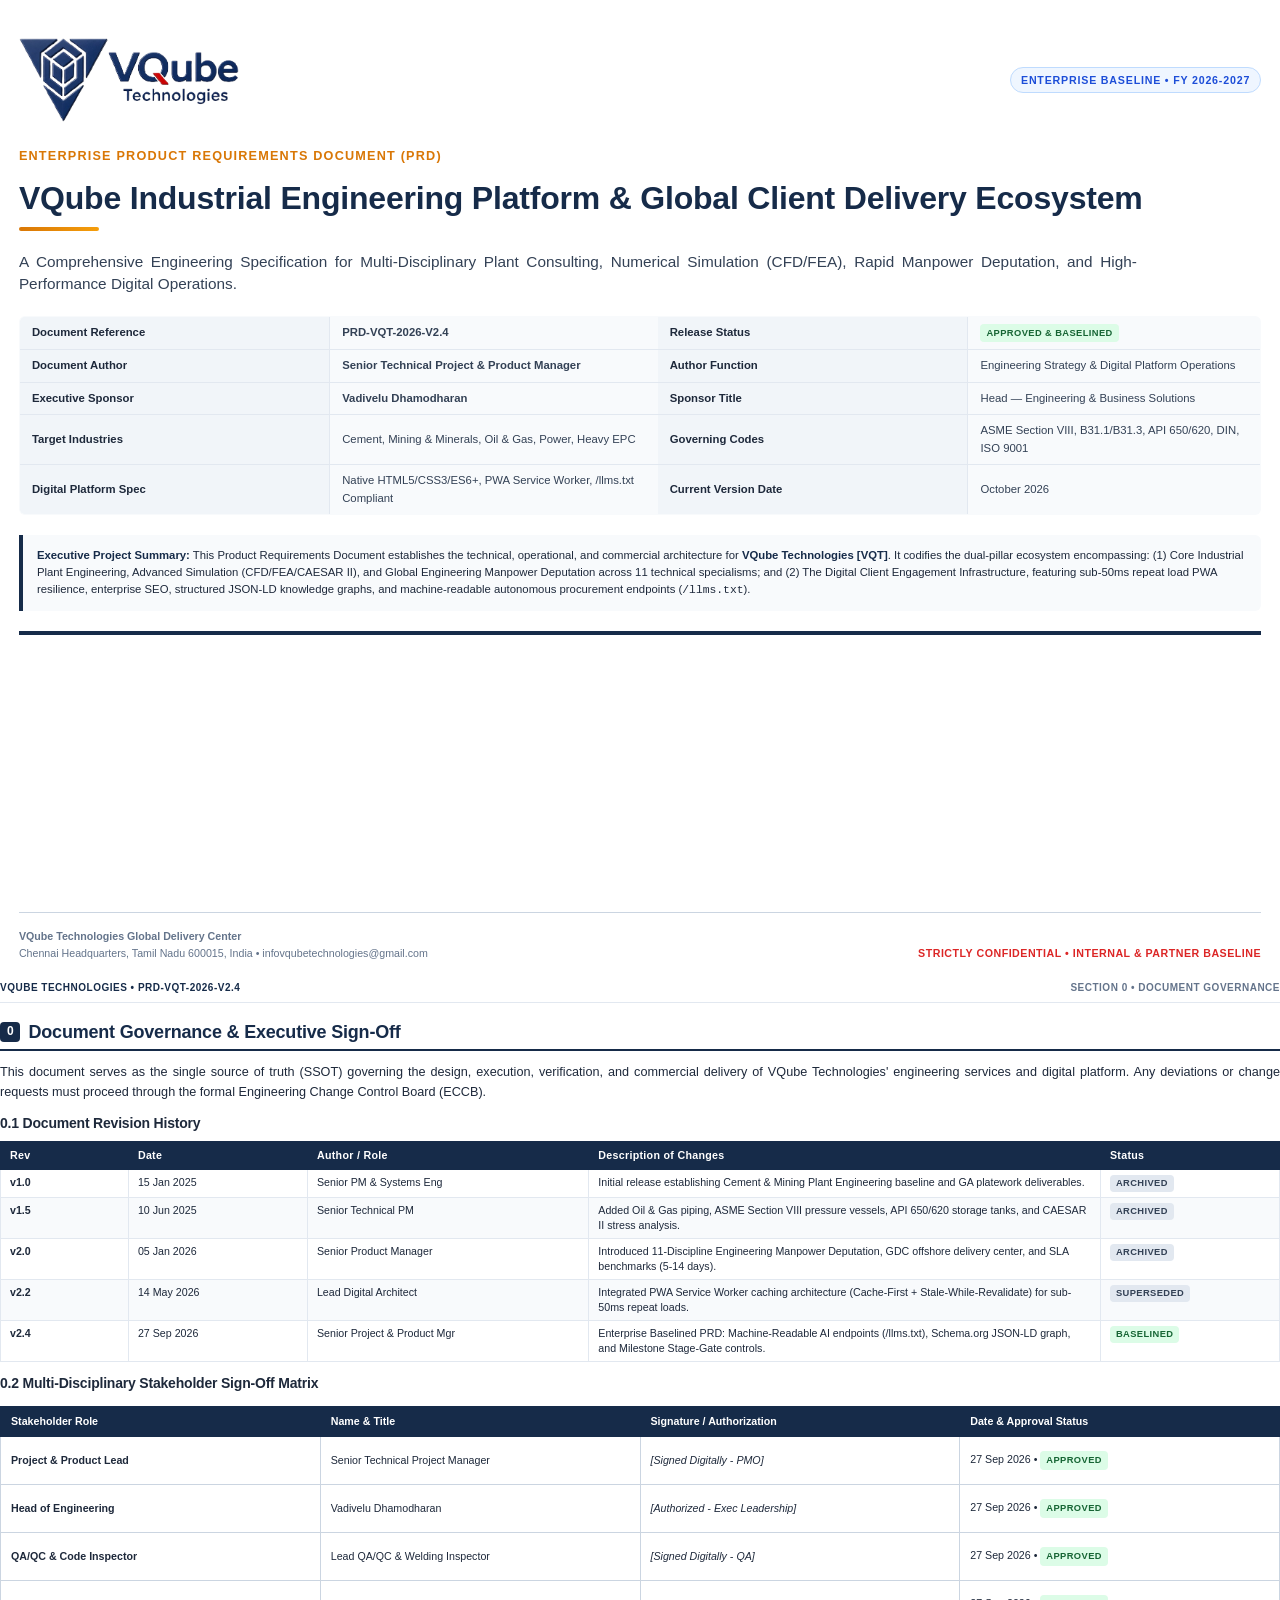
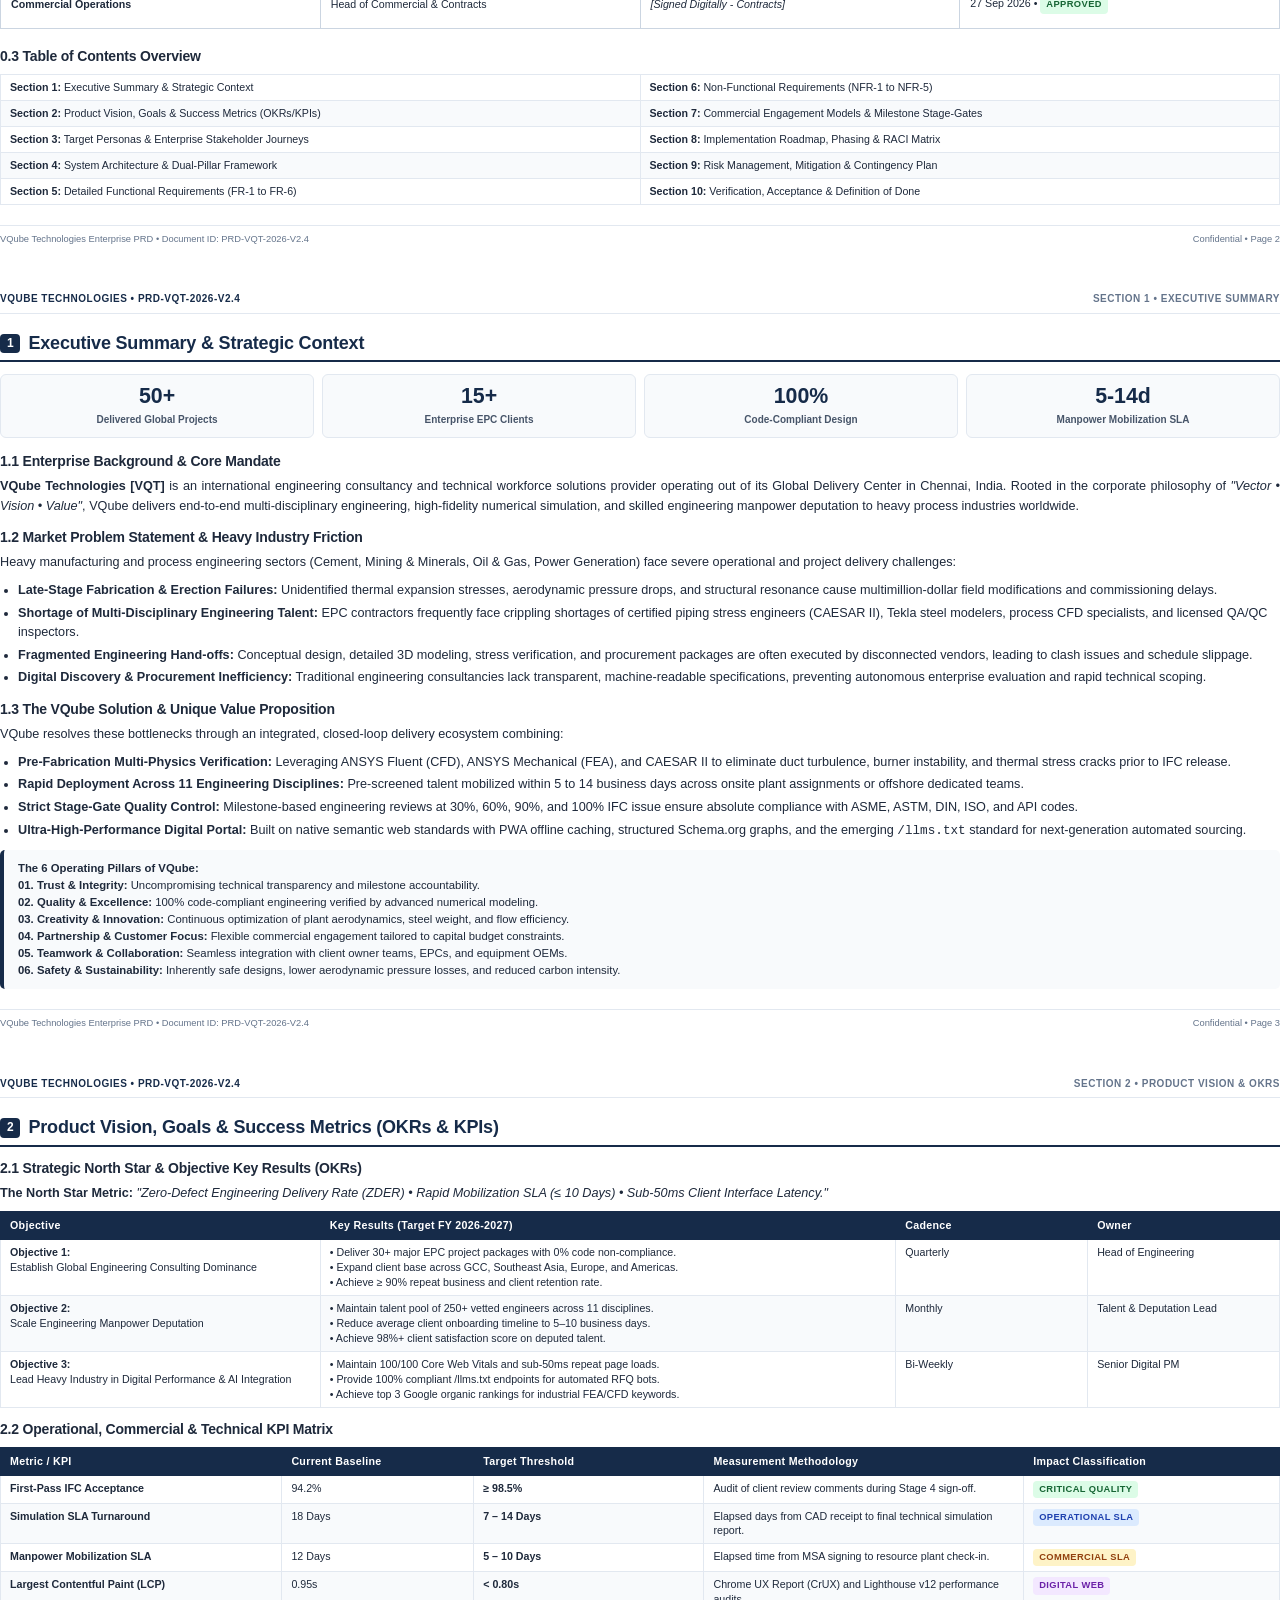
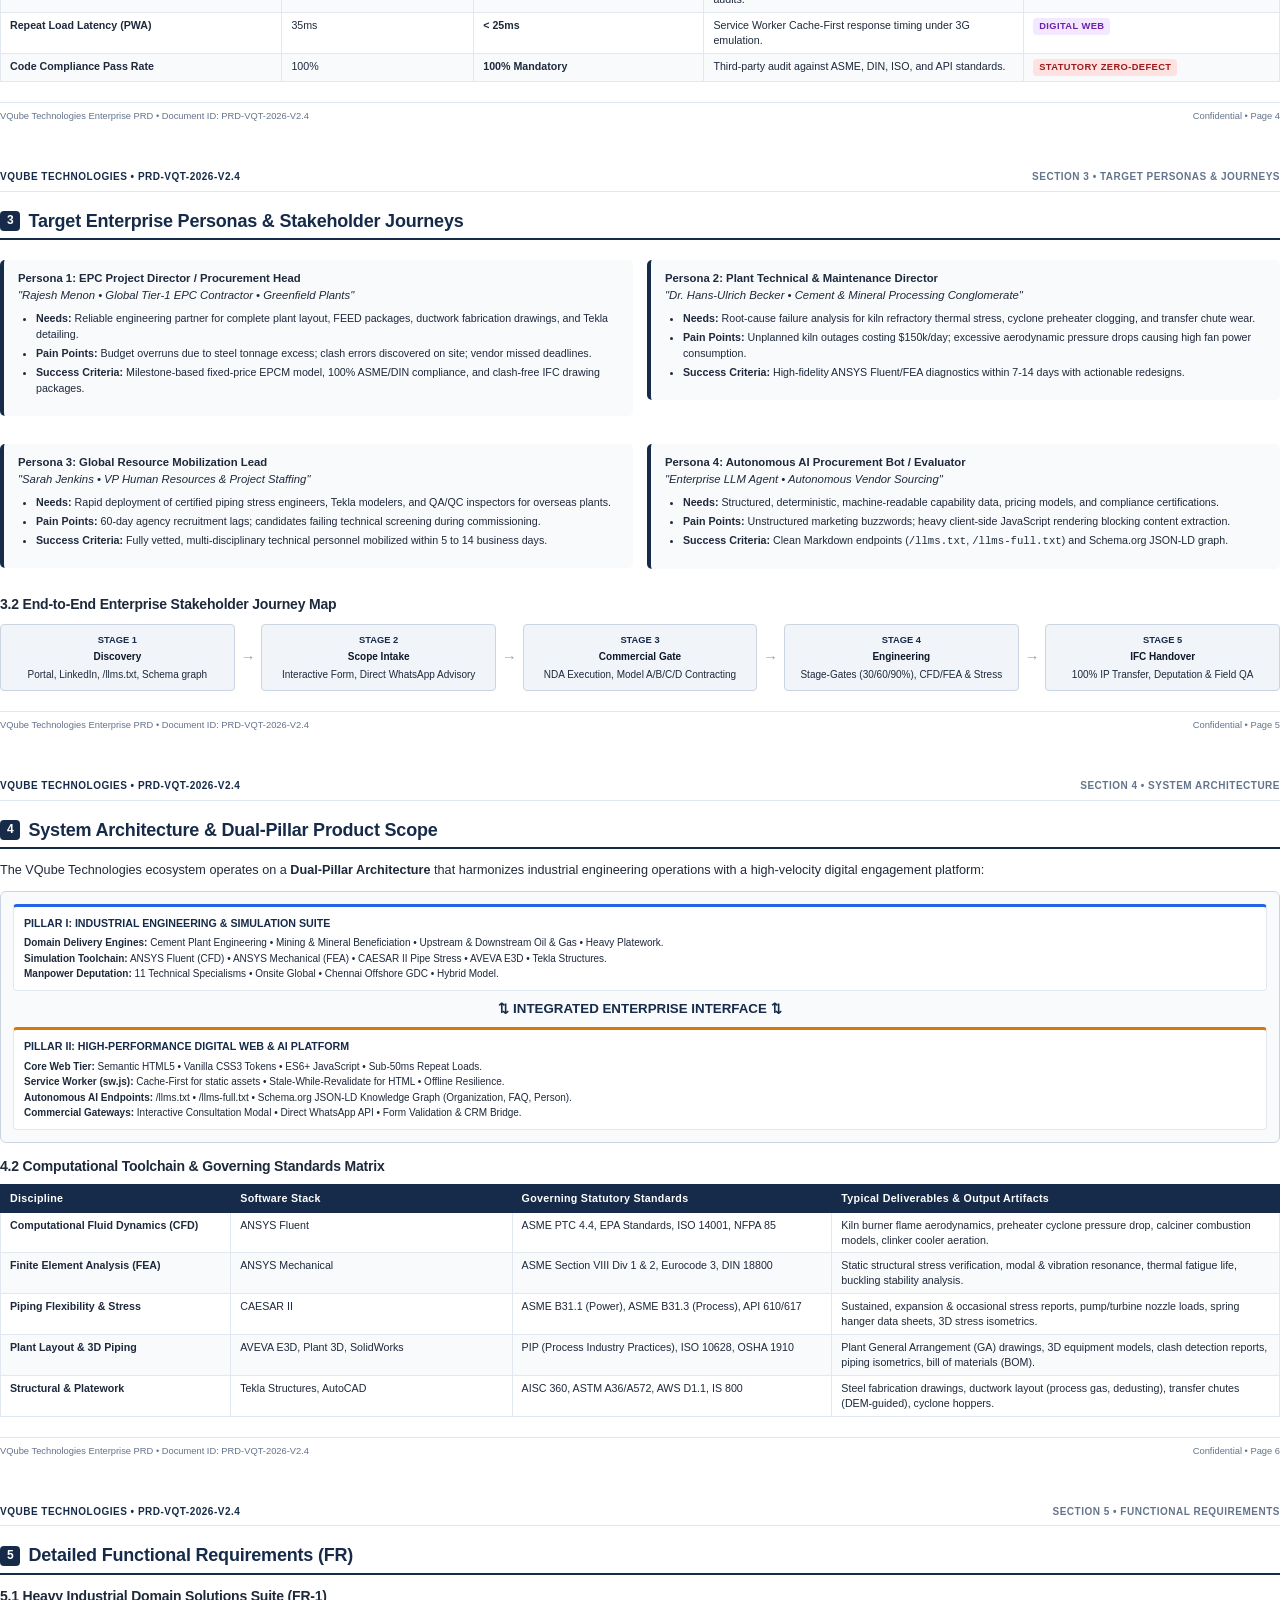
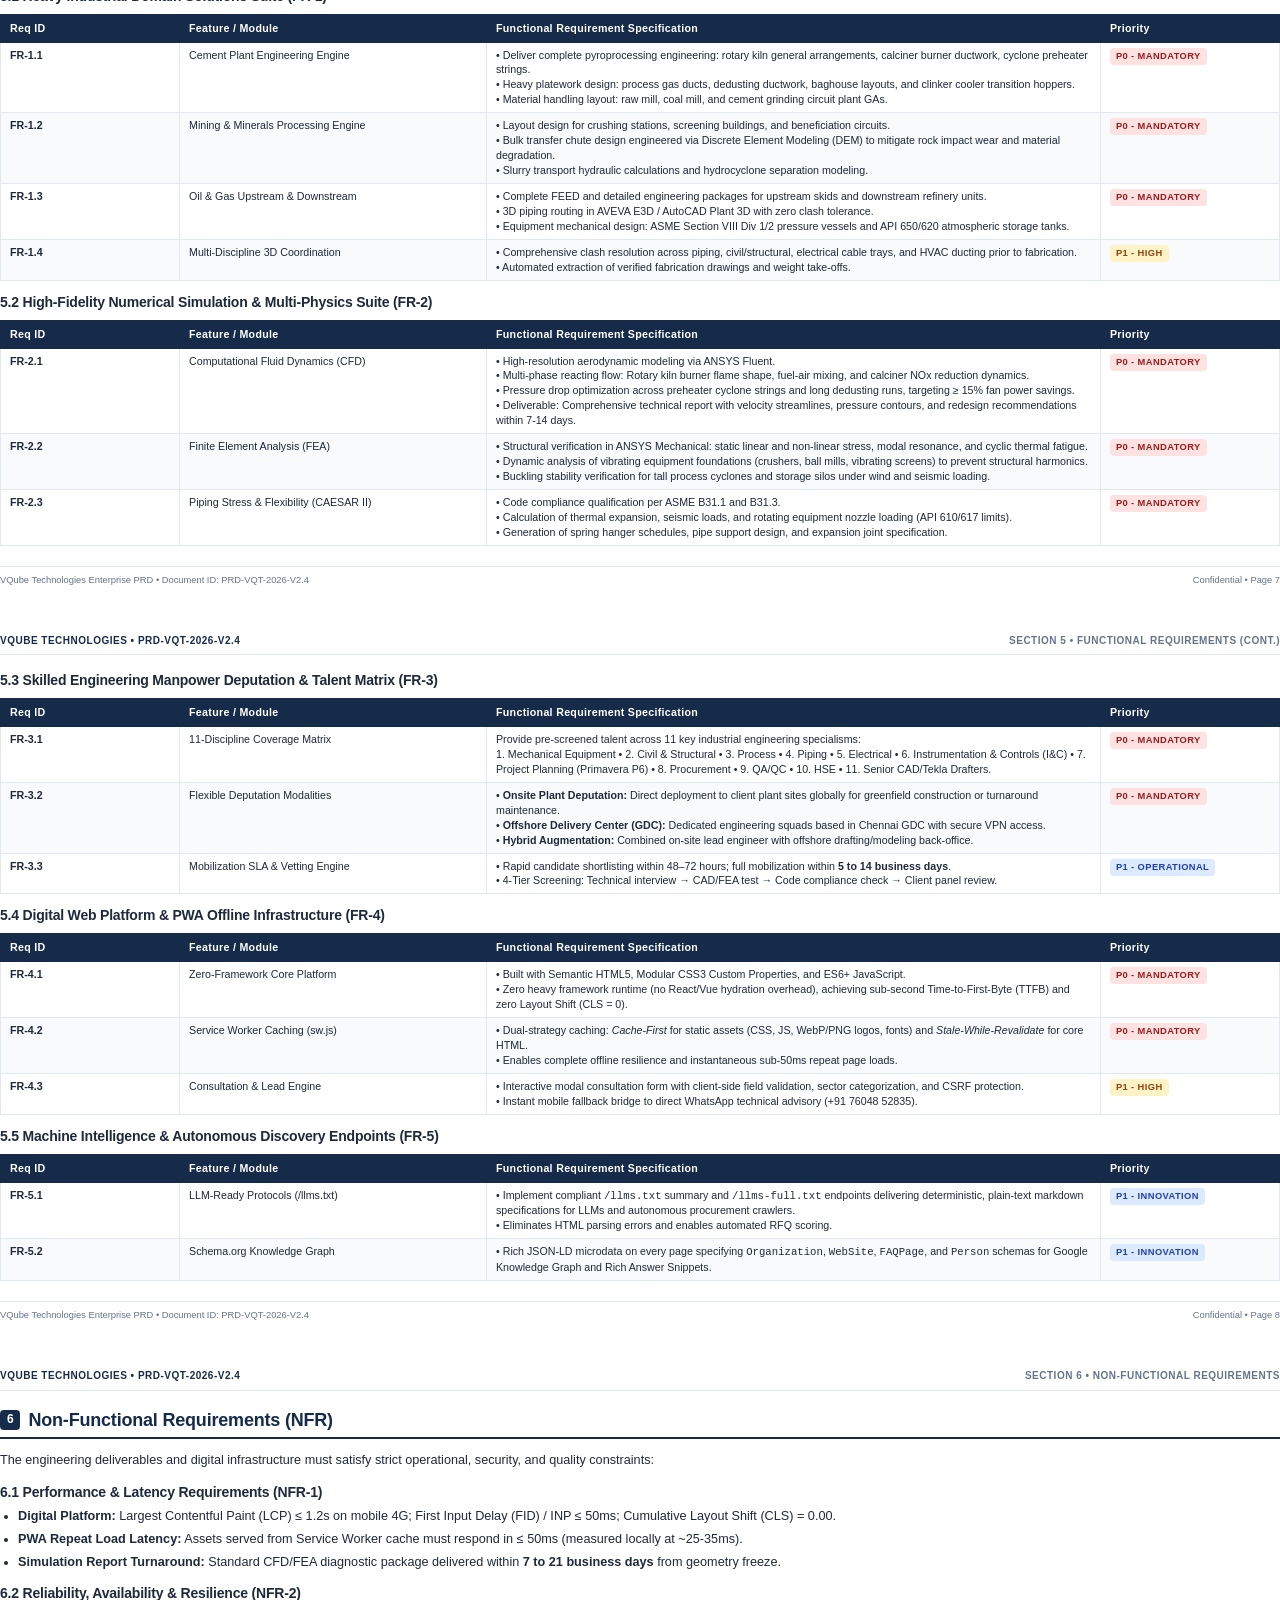
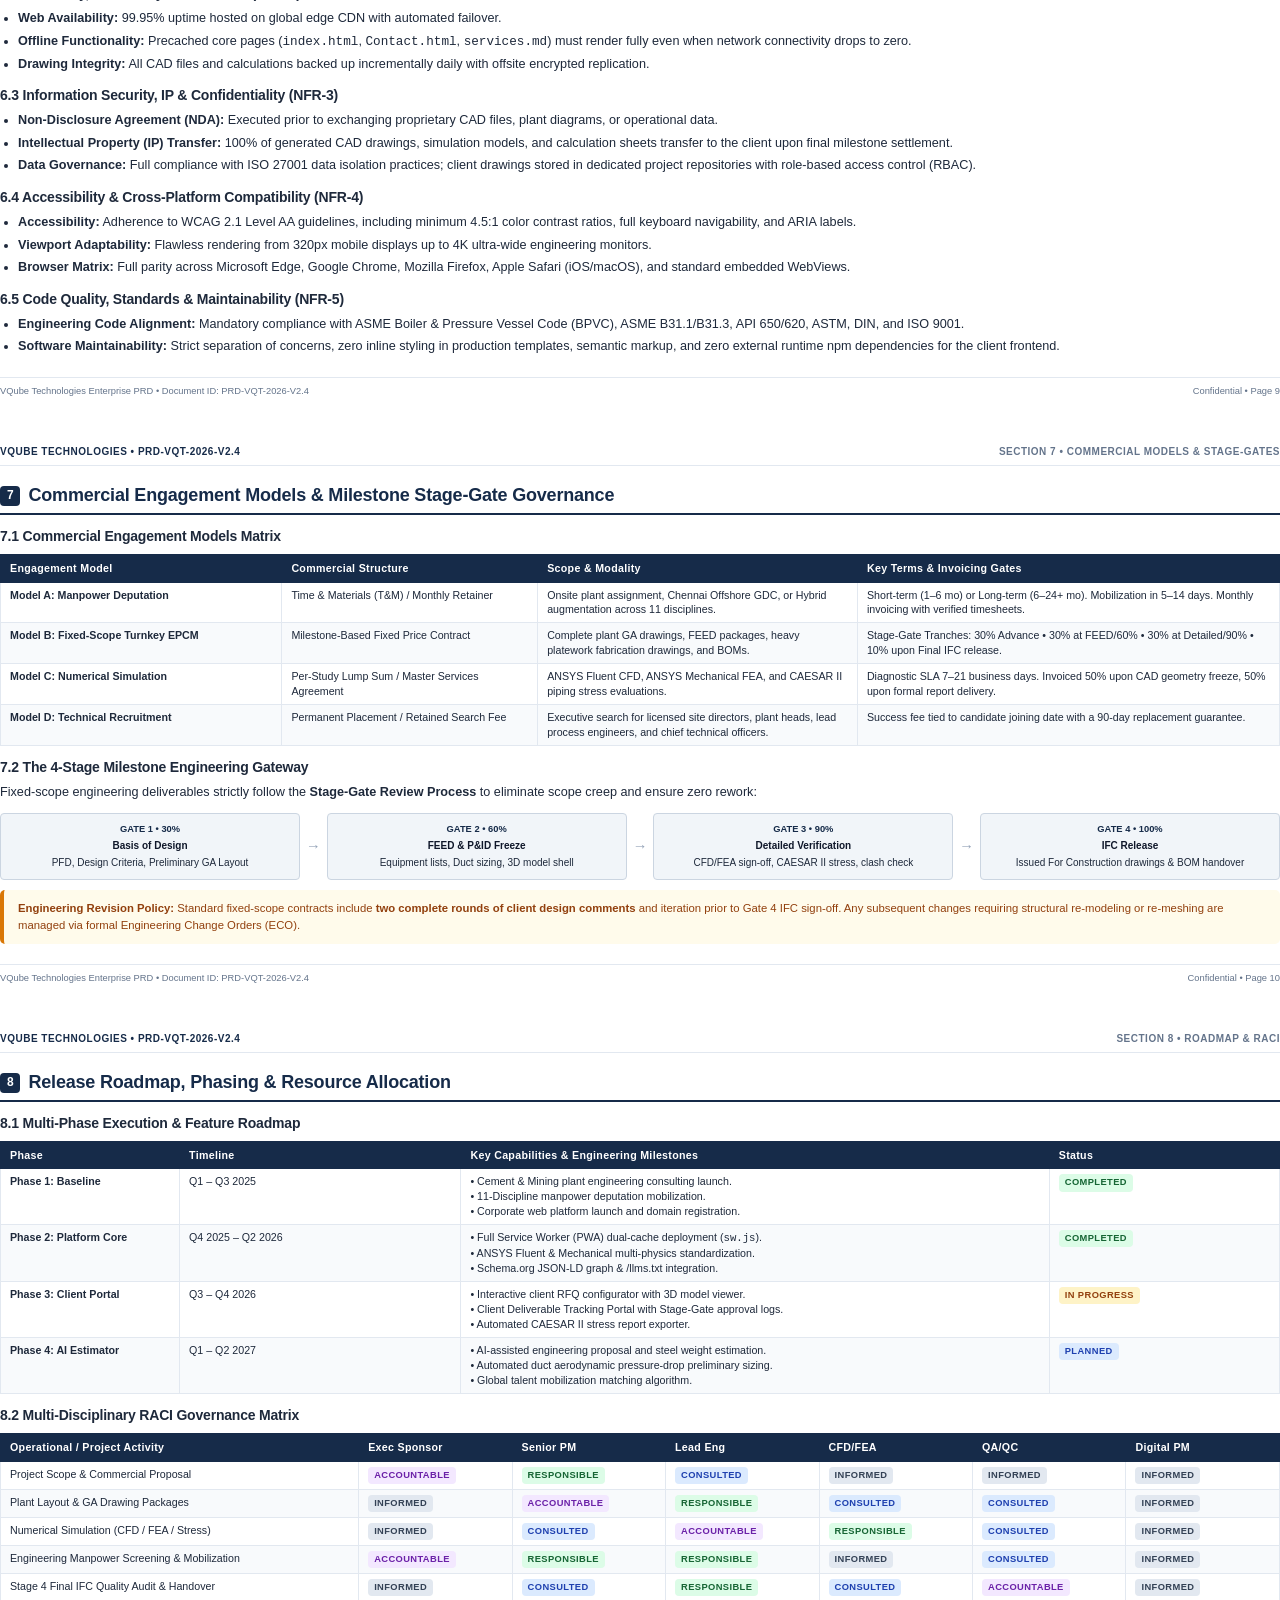
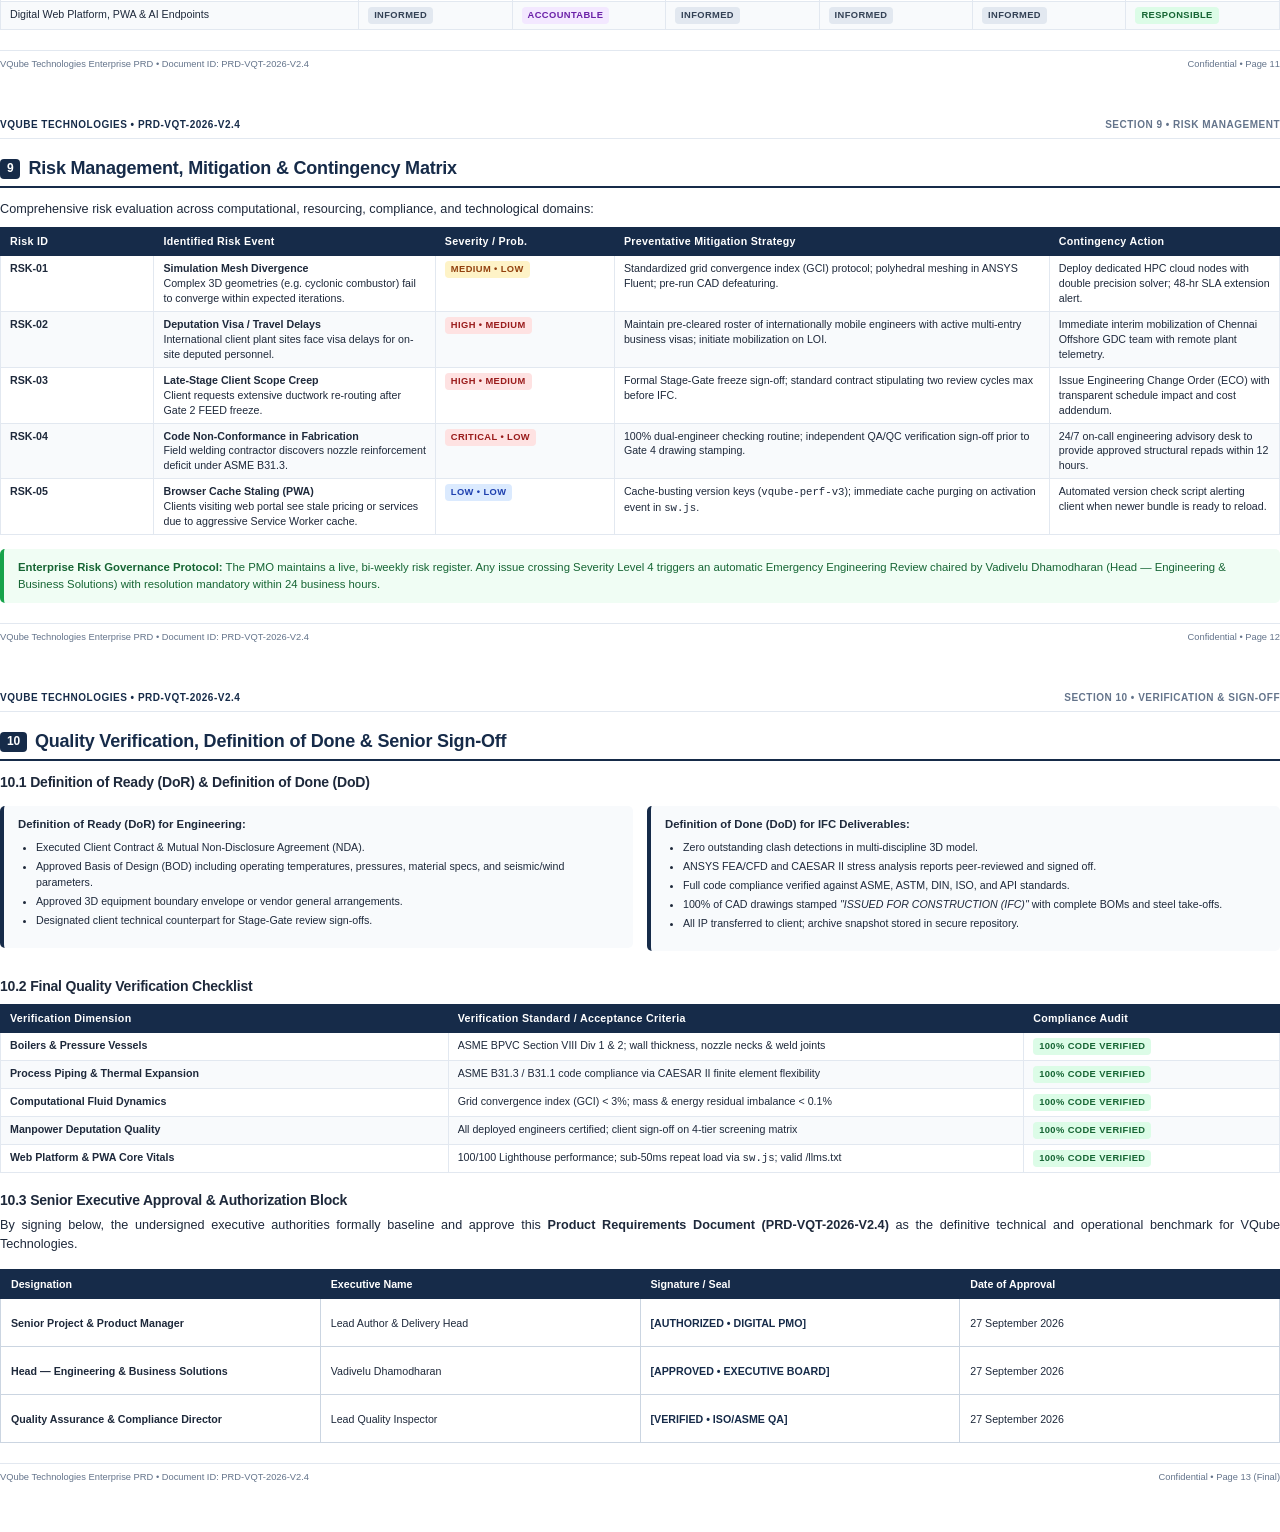
<file: docs/PRD_VQube_Technologies.html>
<!DOCTYPE html>
<html lang="en">
<head>
  <meta charset="UTF-8">
  <title>Product Requirements Document (PRD) — VQube Technologies</title>
  <style>
    /* CSS Reset & Base Print Styling */
    @page {
      size: A4 portrait;
      margin: 16mm 14mm 16mm 14mm;
    }
    
    *, *::before, *::after {
      box-sizing: border-box;
      margin: 0;
      padding: 0;
    }

    body {
      font-family: 'Inter', -apple-system, BlinkMacSystemFont, 'Segoe UI', Roboto, Helvetica, Arial, sans-serif;
      font-size: 9.5pt;
      line-height: 1.55;
      color: #1E293B;
      background-color: #FFFFFF;
      -webkit-font-smoothing: antialiased;
    }

    /* Page Breaks and Layout Control */
    .page {
      page-break-after: always;
      break-after: page;
      position: relative;
      padding-bottom: 12mm;
    }

    .page:last-child {
      page-break-after: avoid;
      break-after: avoid;
    }

    .page-break {
      page-break-before: always;
      break-before: page;
    }

    .avoid-break {
      page-break-inside: avoid;
      break-inside: avoid;
    }

    /* Header & Footer Rules */
    .doc-running-header {
      display: flex;
      justify-content: space-between;
      align-items: center;
      border-bottom: 1.5px solid #E2E8F0;
      padding-bottom: 6px;
      margin-bottom: 16px;
      font-size: 7.5pt;
      font-weight: 600;
      color: #64748B;
      text-transform: uppercase;
      letter-spacing: 0.5px;
    }

    .doc-running-header .left {
      color: #162B49;
    }

    .doc-running-footer {
      display: flex;
      justify-content: space-between;
      align-items: center;
      border-top: 1px solid #E2E8F0;
      padding-top: 6px;
      margin-top: 20px;
      font-size: 7pt;
      color: #64748B;
    }

    /* Typography Hierarchy */
    h1, h2, h3, h4, h5 {
      color: #0F172A;
      font-weight: 700;
      letter-spacing: -0.2px;
    }

    h1.doc-title {
      font-size: 24pt;
      line-height: 1.15;
      color: #162B49;
      font-weight: 800;
      margin-top: 14px;
      margin-bottom: 10px;
    }

    h2.section-heading {
      font-size: 13.5pt;
      line-height: 1.3;
      color: #162B49;
      border-bottom: 2px solid #162B49;
      padding-bottom: 5px;
      margin-top: 18px;
      margin-bottom: 12px;
      display: flex;
      align-items: center;
      gap: 8px;
    }

    h2.section-heading .sec-num {
      background-color: #162B49;
      color: #FFFFFF;
      font-size: 9pt;
      font-weight: 700;
      padding: 2px 7px;
      border-radius: 4px;
    }

    h3.sub-heading {
      font-size: 10.5pt;
      line-height: 1.35;
      color: #1E293B;
      margin-top: 12px;
      margin-bottom: 6px;
      font-weight: 700;
    }

    h4.minor-heading {
      font-size: 9.5pt;
      font-weight: 600;
      color: #334155;
      margin-top: 8px;
      margin-bottom: 4px;
    }

    p {
      margin-bottom: 8px;
      text-align: justify;
    }

    ul, ol {
      margin-left: 18px;
      margin-bottom: 10px;
    }

    li {
      margin-bottom: 3px;
    }

    /* Cover Page Specifics */
    .cover-page {
      height: 100%;
      min-height: 980px;
      display: flex;
      flex-direction: column;
      justify-content: space-between;
      page-break-after: always;
      break-after: page;
      padding: 10mm 5mm 5mm 5mm;
    }

    .cover-top {
      border-bottom: 4px solid #162B49;
      padding-bottom: 20px;
    }

    .cover-logo-row {
      display: flex;
      justify-content: space-between;
      align-items: center;
      margin-bottom: 25px;
    }

    .cover-logo {
      width: 220px;
      height: auto;
    }

    .cover-badge {
      display: inline-block;
      background: #EFF6FF;
      color: #1D4ED8;
      border: 1px solid #BFDBFE;
      padding: 4px 10px;
      border-radius: 999px;
      font-size: 8pt;
      font-weight: 700;
      letter-spacing: 0.8px;
      text-transform: uppercase;
    }

    .cover-eyebrow {
      font-size: 9.5pt;
      font-weight: 700;
      color: #D97706;
      letter-spacing: 1.2px;
      text-transform: uppercase;
      margin-bottom: 8px;
    }

    .cover-subtitle {
      font-size: 11.5pt;
      line-height: 1.45;
      color: #334155;
      font-weight: 500;
      margin-bottom: 20px;
      max-width: 90%;
    }

    .gold-accent-bar {
      height: 4px;
      width: 80px;
      background: linear-gradient(90deg, #D97706, #F59E0B);
      border-radius: 2px;
      margin-bottom: 20px;
    }

    .metadata-table {
      width: 100%;
      border-collapse: collapse;
      margin-top: 15px;
      margin-bottom: 20px;
      font-size: 8.5pt;
      background-color: #F8FAFC;
      border: 1px solid #CBD5E1;
      border-radius: 6px;
      overflow: hidden;
    }

    .metadata-table th, .metadata-table td {
      padding: 7px 12px;
      border-bottom: 1px solid #E2E8F0;
    }

    .metadata-table th {
      width: 25%;
      background-color: #F1F5F9;
      color: #1E293B;
      font-weight: 700;
      text-align: left;
      border-right: 1px solid #E2E8F0;
    }

    .metadata-table td {
      color: #334155;
    }

    .cover-executive-summary {
      background-color: #F8FAFC;
      border-left: 4px solid #162B49;
      padding: 12px 14px;
      border-radius: 0 6px 6px 0;
      margin-top: 10px;
      font-size: 8.5pt;
      line-height: 1.5;
    }

    .cover-executive-summary strong {
      color: #162B49;
    }

    .cover-footer {
      border-top: 1.5px solid #CBD5E1;
      padding-top: 15px;
      display: flex;
      justify-content: space-between;
      align-items: flex-end;
      font-size: 8pt;
      color: #64748B;
    }

    .cover-footer .confidential-notice {
      font-weight: 700;
      color: #DC2626;
      text-transform: uppercase;
      letter-spacing: 0.5px;
    }

    /* Callout & Alert Boxes */
    .callout {
      padding: 10px 14px;
      border-radius: 5px;
      margin-top: 8px;
      margin-bottom: 12px;
      font-size: 8.5pt;
      line-height: 1.5;
    }

    .callout-info {
      background-color: #F0F9FF;
      border-left: 4px solid #0284C7;
      color: #0369A1;
    }

    .callout-warning {
      background-color: #FFFBEB;
      border-left: 4px solid #D97706;
      color: #92400E;
    }

    .callout-success {
      background-color: #F0FDF4;
      border-left: 4px solid #16A34A;
      color: #166534;
    }

    .callout-navy {
      background-color: #F8FAFC;
      border-left: 4px solid #162B49;
      color: #1E293B;
    }

    /* Data Tables */
    table.data-table {
      width: 100%;
      border-collapse: collapse;
      margin-top: 8px;
      margin-bottom: 12px;
      font-size: 8pt;
      line-height: 1.4;
    }

    table.data-table th {
      background-color: #162B49;
      color: #FFFFFF;
      font-weight: 700;
      text-align: left;
      padding: 6px 9px;
      border: 1px solid #162B49;
      letter-spacing: 0.3px;
    }

    table.data-table td {
      padding: 5px 9px;
      border: 1px solid #E2E8F0;
      vertical-align: top;
    }

    table.data-table tr:nth-child(even) td {
      background-color: #F8FAFC;
    }

    /* Badges */
    .badge {
      display: inline-block;
      padding: 2px 6px;
      border-radius: 4px;
      font-size: 7pt;
      font-weight: 700;
      text-transform: uppercase;
      letter-spacing: 0.4px;
    }

    .badge-blue { background-color: #DBEAFE; color: #1E40AF; }
    .badge-amber { background-color: #FEF3C7; color: #92400E; }
    .badge-green { background-color: #DCFCE7; color: #166534; }
    .badge-red { background-color: #FEE2E2; color: #991B1B; }
    .badge-purple { background-color: #F3E8FF; color: #6B21A8; }
    .badge-slate { background-color: #E2E8F0; color: #334155; }

    /* Architecture Visual Blocks */
    .arch-diagram {
      display: flex;
      flex-direction: column;
      gap: 8px;
      background: #F8FAFC;
      border: 1px solid #CBD5E1;
      border-radius: 6px;
      padding: 12px;
      margin-top: 10px;
      margin-bottom: 14px;
    }

    .arch-row {
      display: flex;
      gap: 10px;
      justify-content: space-between;
    }

    .arch-card {
      flex: 1;
      background: #FFFFFF;
      border: 1px solid #E2E8F0;
      border-top: 3px solid #162B49;
      border-radius: 4px;
      padding: 8px 10px;
      font-size: 7.5pt;
    }

    .arch-card.gold-card {
      border-top-color: #D97706;
    }

    .arch-card.blue-card {
      border-top-color: #2563EB;
    }

    .arch-card-title {
      font-weight: 700;
      font-size: 8pt;
      color: #162B49;
      margin-bottom: 4px;
    }

    /* Workflow Pipeline */
    .pipeline {
      display: flex;
      align-items: stretch;
      gap: 6px;
      margin: 10px 0;
    }

    .pipe-step {
      flex: 1;
      background: #F1F5F9;
      border: 1px solid #CBD5E1;
      border-radius: 4px;
      padding: 8px 6px;
      text-align: center;
      font-size: 7.5pt;
      display: flex;
      flex-direction: column;
      justify-content: center;
    }

    .pipe-step .step-no {
      font-weight: 800;
      color: #162B49;
      font-size: 7pt;
      text-transform: uppercase;
      margin-bottom: 2px;
    }

    .pipe-step .step-title {
      font-weight: 700;
      color: #0F172A;
      margin-bottom: 2px;
    }

    .pipe-arrow {
      display: flex;
      align-items: center;
      color: #94A3B8;
      font-weight: 900;
      font-size: 11pt;
    }

    /* Grid for Metrics & Cards */
    .metric-grid {
      display: grid;
      grid-template-columns: repeat(4, 1fr);
      gap: 8px;
      margin: 10px 0 14px 0;
    }

    .metric-card {
      background: #F8FAFC;
      border: 1px solid #E2E8F0;
      border-radius: 6px;
      padding: 10px 8px;
      text-align: center;
    }

    .metric-value {
      font-size: 16pt;
      font-weight: 800;
      color: #162B49;
      line-height: 1.1;
    }

    .metric-label {
      font-size: 7.5pt;
      color: #475569;
      font-weight: 600;
      margin-top: 3px;
    }

    /* Sign-off Table */
    .sign-table {
      width: 100%;
      border-collapse: collapse;
      margin-top: 14px;
      font-size: 8pt;
    }

    .sign-table th {
      background-color: #162B49;
      color: #FFFFFF;
      text-align: left;
      padding: 6px 10px;
      border: 1px solid #162B49;
    }

    .sign-table td {
      padding: 8px 10px;
      border: 1px solid #CBD5E1;
      height: 48px;
      vertical-align: middle;
    }

    .two-col {
      display: flex;
      gap: 14px;
    }

    .two-col > div {
      flex: 1;
    }
  </style>
</head>
<body>

  <!-- ==================== COVER PAGE ==================== -->
  <div class="page cover-page">
    <div class="cover-top">
      <div class="cover-logo-row">
        <img src="[data-uri]" alt="VQube Technologies Logo" class="cover-logo">
        <span class="cover-badge">Enterprise Baseline &bull; FY 2026-2027</span>
      </div>

      <div class="cover-eyebrow">Enterprise Product Requirements Document (PRD)</div>
      <h1 class="doc-title">VQube Industrial Engineering Platform &amp; Global Client Delivery Ecosystem</h1>
      <div class="gold-accent-bar"></div>
      
      <p class="cover-subtitle">
        A Comprehensive Engineering Specification for Multi-Disciplinary Plant Consulting, Numerical Simulation (CFD/FEA), Rapid Manpower Deputation, and High-Performance Digital Operations.
      </p>

      <table class="metadata-table">
        <tr>
          <th>Document Reference</th>
          <td><strong>PRD-VQT-2026-V2.4</strong></td>
          <th>Release Status</th>
          <td><span class="badge badge-green">APPROVED &amp; BASELINED</span></td>
        </tr>
        <tr>
          <th>Document Author</th>
          <td><strong>Senior Technical Project &amp; Product Manager</strong></td>
          <th>Author Function</th>
          <td>Engineering Strategy &amp; Digital Platform Operations</td>
        </tr>
        <tr>
          <th>Executive Sponsor</th>
          <td><strong>Vadivelu Dhamodharan</strong></td>
          <th>Sponsor Title</th>
          <td>Head — Engineering &amp; Business Solutions</td>
        </tr>
        <tr>
          <th>Target Industries</th>
          <td>Cement, Mining &amp; Minerals, Oil &amp; Gas, Power, Heavy EPC</td>
          <th>Governing Codes</th>
          <td>ASME Section VIII, B31.1/B31.3, API 650/620, DIN, ISO 9001</td>
        </tr>
        <tr>
          <th>Digital Platform Spec</th>
          <td>Native HTML5/CSS3/ES6+, PWA Service Worker, /llms.txt Compliant</td>
          <th>Current Version Date</th>
          <td>October 2026</td>
        </tr>
      </table>

      <div class="cover-executive-summary">
        <strong>Executive Project Summary:</strong> This Product Requirements Document establishes the technical, operational, and commercial architecture for <strong>VQube Technologies [VQT]</strong>. It codifies the dual-pillar ecosystem encompassing: (1) Core Industrial Plant Engineering, Advanced Simulation (CFD/FEA/CAESAR II), and Global Engineering Manpower Deputation across 11 technical specialisms; and (2) The Digital Client Engagement Infrastructure, featuring sub-50ms repeat load PWA resilience, enterprise SEO, structured JSON-LD knowledge graphs, and machine-readable autonomous procurement endpoints (<code>/llms.txt</code>).
      </div>
    </div>

    <div class="cover-footer">
      <div>
        <strong>VQube Technologies Global Delivery Center</strong><br>
        Chennai Headquarters, Tamil Nadu 600015, India &bull; infovqubetechnologies@gmail.com
      </div>
      <div class="confidential-notice">
        STRICTLY CONFIDENTIAL &bull; INTERNAL &amp; PARTNER BASELINE
      </div>
    </div>
  </div>

  <!-- ==================== DOCUMENT GOVERNANCE & REVISION HISTORY ==================== -->
  <div class="page">
    <div class="doc-running-header">
      <span class="left">VQube Technologies &bull; PRD-VQT-2026-V2.4</span>
      <span>Section 0 &bull; Document Governance</span>
    </div>

    <h2 class="section-heading"><span class="sec-num">0</span> Document Governance &amp; Executive Sign-Off</h2>
    
    <p>
      This document serves as the single source of truth (SSOT) governing the design, execution, verification, and commercial delivery of VQube Technologies' engineering services and digital platform. Any deviations or change requests must proceed through the formal Engineering Change Control Board (ECCB).
    </p>

    <h3 class="sub-heading">0.1 Document Revision History</h3>
    <table class="data-table">
      <thead>
        <tr>
          <th style="width: 10%;">Rev</th>
          <th style="width: 14%;">Date</th>
          <th style="width: 22%;">Author / Role</th>
          <th style="width: 40%;">Description of Changes</th>
          <th style="width: 14%;">Status</th>
        </tr>
      </thead>
      <tbody>
        <tr>
          <td><strong>v1.0</strong></td>
          <td>15 Jan 2025</td>
          <td>Senior PM &amp; Systems Eng</td>
          <td>Initial release establishing Cement &amp; Mining Plant Engineering baseline and GA platework deliverables.</td>
          <td><span class="badge badge-slate">Archived</span></td>
        </tr>
        <tr>
          <td><strong>v1.5</strong></td>
          <td>10 Jun 2025</td>
          <td>Senior Technical PM</td>
          <td>Added Oil &amp; Gas piping, ASME Section VIII pressure vessels, API 650/620 storage tanks, and CAESAR II stress analysis.</td>
          <td><span class="badge badge-slate">Archived</span></td>
        </tr>
        <tr>
          <td><strong>v2.0</strong></td>
          <td>05 Jan 2026</td>
          <td>Senior Product Manager</td>
          <td>Introduced 11-Discipline Engineering Manpower Deputation, GDC offshore delivery center, and SLA benchmarks (5-14 days).</td>
          <td><span class="badge badge-slate">Archived</span></td>
        </tr>
        <tr>
          <td><strong>v2.2</strong></td>
          <td>14 May 2026</td>
          <td>Lead Digital Architect</td>
          <td>Integrated PWA Service Worker caching architecture (Cache-First + Stale-While-Revalidate) for sub-50ms repeat loads.</td>
          <td><span class="badge badge-slate">Superseded</span></td>
        </tr>
        <tr>
          <td><strong>v2.4</strong></td>
          <td>27 Sep 2026</td>
          <td>Senior Project &amp; Product Mgr</td>
          <td>Enterprise Baselined PRD: Machine-Readable AI endpoints (/llms.txt), Schema.org JSON-LD graph, and Milestone Stage-Gate controls.</td>
          <td><span class="badge badge-green">Baselined</span></td>
        </tr>
      </tbody>
    </table>

    <h3 class="sub-heading">0.2 Multi-Disciplinary Stakeholder Sign-Off Matrix</h3>
    <table class="sign-table">
      <thead>
        <tr>
          <th style="width: 25%;">Stakeholder Role</th>
          <th style="width: 25%;">Name &amp; Title</th>
          <th style="width: 25%;">Signature / Authorization</th>
          <th style="width: 25%;">Date &amp; Approval Status</th>
        </tr>
      </thead>
      <tbody>
        <tr>
          <td><strong>Project &amp; Product Lead</strong></td>
          <td>Senior Technical Project Manager</td>
          <td><em>[Signed Digitally - PMO]</em></td>
          <td>27 Sep 2026 &bull; <span class="badge badge-green">APPROVED</span></td>
        </tr>
        <tr>
          <td><strong>Head of Engineering</strong></td>
          <td>Vadivelu Dhamodharan</td>
          <td><em>[Authorized - Exec Leadership]</em></td>
          <td>27 Sep 2026 &bull; <span class="badge badge-green">APPROVED</span></td>
        </tr>
        <tr>
          <td><strong>QA/QC &amp; Code Inspector</strong></td>
          <td>Lead QA/QC &amp; Welding Inspector</td>
          <td><em>[Signed Digitally - QA]</em></td>
          <td>27 Sep 2026 &bull; <span class="badge badge-green">APPROVED</span></td>
        </tr>
        <tr>
          <td><strong>Commercial Operations</strong></td>
          <td>Head of Commercial &amp; Contracts</td>
          <td><em>[Signed Digitally - Contracts]</em></td>
          <td>27 Sep 2026 &bull; <span class="badge badge-green">APPROVED</span></td>
        </tr>
      </tbody>
    </table>

    <h3 class="sub-heading" style="margin-top: 18px;">0.3 Table of Contents Overview</h3>
    <table class="data-table" style="font-size: 8pt;">
      <tbody>
        <tr>
          <td style="width: 50%;"><strong>Section 1:</strong> Executive Summary &amp; Strategic Context</td>
          <td style="width: 50%;"><strong>Section 6:</strong> Non-Functional Requirements (NFR-1 to NFR-5)</td>
        </tr>
        <tr>
          <td><strong>Section 2:</strong> Product Vision, Goals &amp; Success Metrics (OKRs/KPIs)</td>
          <td><strong>Section 7:</strong> Commercial Engagement Models &amp; Milestone Stage-Gates</td>
        </tr>
        <tr>
          <td><strong>Section 3:</strong> Target Personas &amp; Enterprise Stakeholder Journeys</td>
          <td><strong>Section 8:</strong> Implementation Roadmap, Phasing &amp; RACI Matrix</td>
        </tr>
        <tr>
          <td><strong>Section 4:</strong> System Architecture &amp; Dual-Pillar Framework</td>
          <td><strong>Section 9:</strong> Risk Management, Mitigation &amp; Contingency Plan</td>
        </tr>
        <tr>
          <td><strong>Section 5:</strong> Detailed Functional Requirements (FR-1 to FR-6)</td>
          <td><strong>Section 10:</strong> Verification, Acceptance &amp; Definition of Done</td>
        </tr>
      </tbody>
    </table>

    <div class="doc-running-footer">
      <span>VQube Technologies Enterprise PRD &bull; Document ID: PRD-VQT-2026-V2.4</span>
      <span>Confidential &bull; Page 2</span>
    </div>
  </div>

  <!-- ==================== SECTION 1: EXECUTIVE SUMMARY & STRATEGIC CONTEXT ==================== -->
  <div class="page">
    <div class="doc-running-header">
      <span class="left">VQube Technologies &bull; PRD-VQT-2026-V2.4</span>
      <span>Section 1 &bull; Executive Summary</span>
    </div>

    <h2 class="section-heading"><span class="sec-num">1</span> Executive Summary &amp; Strategic Context</h2>

    <div class="metric-grid">
      <div class="metric-card">
        <div class="metric-value">50+</div>
        <div class="metric-label">Delivered Global Projects</div>
      </div>
      <div class="metric-card">
        <div class="metric-value">15+</div>
        <div class="metric-label">Enterprise EPC Clients</div>
      </div>
      <div class="metric-card">
        <div class="metric-value">100%</div>
        <div class="metric-label">Code-Compliant Design</div>
      </div>
      <div class="metric-card">
        <div class="metric-value">5-14d</div>
        <div class="metric-label">Manpower Mobilization SLA</div>
      </div>
    </div>

    <h3 class="sub-heading">1.1 Enterprise Background &amp; Core Mandate</h3>
    <p>
      <strong>VQube Technologies [VQT]</strong> is an international engineering consultancy and technical workforce solutions provider operating out of its Global Delivery Center in Chennai, India. Rooted in the corporate philosophy of <em>"Vector &bull; Vision &bull; Value"</em>, VQube delivers end-to-end multi-disciplinary engineering, high-fidelity numerical simulation, and skilled engineering manpower deputation to heavy process industries worldwide.
    </p>

    <h3 class="sub-heading">1.2 Market Problem Statement &amp; Heavy Industry Friction</h3>
    <p>
      Heavy manufacturing and process engineering sectors (Cement, Mining &amp; Minerals, Oil &amp; Gas, Power Generation) face severe operational and project delivery challenges:
    </p>
    <ul>
      <li><strong>Late-Stage Fabrication &amp; Erection Failures:</strong> Unidentified thermal expansion stresses, aerodynamic pressure drops, and structural resonance cause multimillion-dollar field modifications and commissioning delays.</li>
      <li><strong>Shortage of Multi-Disciplinary Engineering Talent:</strong> EPC contractors frequently face crippling shortages of certified piping stress engineers (CAESAR II), Tekla steel modelers, process CFD specialists, and licensed QA/QC inspectors.</li>
      <li><strong>Fragmented Engineering Hand-offs:</strong> Conceptual design, detailed 3D modeling, stress verification, and procurement packages are often executed by disconnected vendors, leading to clash issues and schedule slippage.</li>
      <li><strong>Digital Discovery &amp; Procurement Inefficiency:</strong> Traditional engineering consultancies lack transparent, machine-readable specifications, preventing autonomous enterprise evaluation and rapid technical scoping.</li>
    </ul>

    <h3 class="sub-heading">1.3 The VQube Solution &amp; Unique Value Proposition</h3>
    <p>
      VQube resolves these bottlenecks through an integrated, closed-loop delivery ecosystem combining:
    </p>
    <ul>
      <li><strong>Pre-Fabrication Multi-Physics Verification:</strong> Leveraging ANSYS Fluent (CFD), ANSYS Mechanical (FEA), and CAESAR II to eliminate duct turbulence, burner instability, and thermal stress cracks prior to IFC release.</li>
      <li><strong>Rapid Deployment Across 11 Engineering Disciplines:</strong> Pre-screened talent mobilized within 5 to 14 business days across onsite plant assignments or offshore dedicated teams.</li>
      <li><strong>Strict Stage-Gate Quality Control:</strong> Milestone-based engineering reviews at 30%, 60%, 90%, and 100% IFC issue ensure absolute compliance with ASME, ASTM, DIN, ISO, and API codes.</li>
      <li><strong>Ultra-High-Performance Digital Portal:</strong> Built on native semantic web standards with PWA offline caching, structured Schema.org graphs, and the emerging <code>/llms.txt</code> standard for next-generation automated sourcing.</li>
    </ul>

    <div class="callout callout-navy">
      <strong>The 6 Operating Pillars of VQube:</strong><br>
      <strong>01. Trust &amp; Integrity:</strong> Uncompromising technical transparency and milestone accountability.<br>
      <strong>02. Quality &amp; Excellence:</strong> 100% code-compliant engineering verified by advanced numerical modeling.<br>
      <strong>03. Creativity &amp; Innovation:</strong> Continuous optimization of plant aerodynamics, steel weight, and flow efficiency.<br>
      <strong>04. Partnership &amp; Customer Focus:</strong> Flexible commercial engagement tailored to capital budget constraints.<br>
      <strong>05. Teamwork &amp; Collaboration:</strong> Seamless integration with client owner teams, EPCs, and equipment OEMs.<br>
      <strong>06. Safety &amp; Sustainability:</strong> Inherently safe designs, lower aerodynamic pressure losses, and reduced carbon intensity.
    </div>

    <div class="doc-running-footer">
      <span>VQube Technologies Enterprise PRD &bull; Document ID: PRD-VQT-2026-V2.4</span>
      <span>Confidential &bull; Page 3</span>
    </div>
  </div>

  <!-- ==================== SECTION 2: PRODUCT VISION, GOALS & SUCCESS METRICS ==================== -->
  <div class="page">
    <div class="doc-running-header">
      <span class="left">VQube Technologies &bull; PRD-VQT-2026-V2.4</span>
      <span>Section 2 &bull; Product Vision &amp; OKRs</span>
    </div>

    <h2 class="section-heading"><span class="sec-num">2</span> Product Vision, Goals &amp; Success Metrics (OKRs &amp; KPIs)</h2>

    <h3 class="sub-heading">2.1 Strategic North Star &amp; Objective Key Results (OKRs)</h3>
    <p>
      <strong>The North Star Metric:</strong> <em>"Zero-Defect Engineering Delivery Rate (ZDER) &bull; Rapid Mobilization SLA (&le; 10 Days) &bull; Sub-50ms Client Interface Latency."</em>
    </p>

    <table class="data-table">
      <thead>
        <tr>
          <th style="width: 25%;">Objective</th>
          <th style="width: 45%;">Key Results (Target FY 2026-2027)</th>
          <th style="width: 15%;">Cadence</th>
          <th style="width: 15%;">Owner</th>
        </tr>
      </thead>
      <tbody>
        <tr>
          <td><strong>Objective 1:</strong><br>Establish Global Engineering Consulting Dominance</td>
          <td>
            &bull; Deliver 30+ major EPC project packages with 0% code non-compliance.<br>
            &bull; Expand client base across GCC, Southeast Asia, Europe, and Americas.<br>
            &bull; Achieve &ge; 90% repeat business and client retention rate.
          </td>
          <td>Quarterly</td>
          <td>Head of Engineering</td>
        </tr>
        <tr>
          <td><strong>Objective 2:</strong><br>Scale Engineering Manpower Deputation</td>
          <td>
            &bull; Maintain talent pool of 250+ vetted engineers across 11 disciplines.<br>
            &bull; Reduce average client onboarding timeline to 5&ndash;10 business days.<br>
            &bull; Achieve 98%+ client satisfaction score on deputed talent.
          </td>
          <td>Monthly</td>
          <td>Talent &amp; Deputation Lead</td>
        </tr>
        <tr>
          <td><strong>Objective 3:</strong><br>Lead Heavy Industry in Digital Performance &amp; AI Integration</td>
          <td>
            &bull; Maintain 100/100 Core Web Vitals and sub-50ms repeat page loads.<br>
            &bull; Provide 100% compliant /llms.txt endpoints for automated RFQ bots.<br>
            &bull; Achieve top 3 Google organic rankings for industrial FEA/CFD keywords.
          </td>
          <td>Bi-Weekly</td>
          <td>Senior Digital PM</td>
        </tr>
      </tbody>
    </table>

    <h3 class="sub-heading">2.2 Operational, Commercial &amp; Technical KPI Matrix</h3>
    <table class="data-table">
      <thead>
        <tr>
          <th style="width: 22%;">Metric / KPI</th>
          <th style="width: 15%;">Current Baseline</th>
          <th style="width: 18%;">Target Threshold</th>
          <th style="width: 25%;">Measurement Methodology</th>
          <th style="width: 20%;">Impact Classification</th>
        </tr>
      </thead>
      <tbody>
        <tr>
          <td><strong>First-Pass IFC Acceptance</strong></td>
          <td>94.2%</td>
          <td><strong>&ge; 98.5%</strong></td>
          <td>Audit of client review comments during Stage 4 sign-off.</td>
          <td><span class="badge badge-green">Critical Quality</span></td>
        </tr>
        <tr>
          <td><strong>Simulation SLA Turnaround</strong></td>
          <td>18 Days</td>
          <td><strong>7 &ndash; 14 Days</strong></td>
          <td>Elapsed days from CAD receipt to final technical simulation report.</td>
          <td><span class="badge badge-blue">Operational SLA</span></td>
        </tr>
        <tr>
          <td><strong>Manpower Mobilization SLA</strong></td>
          <td>12 Days</td>
          <td><strong>5 &ndash; 10 Days</strong></td>
          <td>Elapsed time from MSA signing to resource plant check-in.</td>
          <td><span class="badge badge-amber">Commercial SLA</span></td>
        </tr>
        <tr>
          <td><strong>Largest Contentful Paint (LCP)</strong></td>
          <td>0.95s</td>
          <td><strong>&lt; 0.80s</strong></td>
          <td>Chrome UX Report (CrUX) and Lighthouse v12 performance audits.</td>
          <td><span class="badge badge-purple">Digital Web</span></td>
        </tr>
        <tr>
          <td><strong>Repeat Load Latency (PWA)</strong></td>
          <td>35ms</td>
          <td><strong>&lt; 25ms</strong></td>
          <td>Service Worker Cache-First response timing under 3G emulation.</td>
          <td><span class="badge badge-purple">Digital Web</span></td>
        </tr>
        <tr>
          <td><strong>Code Compliance Pass Rate</strong></td>
          <td>100%</td>
          <td><strong>100% Mandatory</strong></td>
          <td>Third-party audit against ASME, DIN, ISO, and API standards.</td>
          <td><span class="badge badge-red">Statutory Zero-Defect</span></td>
        </tr>
      </tbody>
    </table>

    <div class="doc-running-footer">
      <span>VQube Technologies Enterprise PRD &bull; Document ID: PRD-VQT-2026-V2.4</span>
      <span>Confidential &bull; Page 4</span>
    </div>
  </div>

  <!-- ==================== SECTION 3: TARGET PERSONAS & STAKEHOLDER JOURNEYS ==================== -->
  <div class="page">
    <div class="doc-running-header">
      <span class="left">VQube Technologies &bull; PRD-VQT-2026-V2.4</span>
      <span>Section 3 &bull; Target Personas &amp; Journeys</span>
    </div>

    <h2 class="section-heading"><span class="sec-num">3</span> Target Enterprise Personas &amp; Stakeholder Journeys</h2>

    <div class="two-col">
      <div>
        <div class="callout callout-navy avoid-break">
          <strong>Persona 1: EPC Project Director / Procurement Head</strong><br>
          <em>"Rajesh Menon &bull; Global Tier-1 EPC Contractor &bull; Greenfield Plants"</em>
          <ul style="margin-top: 6px; font-size: 8pt;">
            <li><strong>Needs:</strong> Reliable engineering partner for complete plant layout, FEED packages, ductwork fabrication drawings, and Tekla detailing.</li>
            <li><strong>Pain Points:</strong> Budget overruns due to steel tonnage excess; clash errors discovered on site; vendor missed deadlines.</li>
            <li><strong>Success Criteria:</strong> Milestone-based fixed-price EPCM model, 100% ASME/DIN compliance, and clash-free IFC drawing packages.</li>
          </ul>
        </div>
      </div>
      <div>
        <div class="callout callout-navy avoid-break">
          <strong>Persona 2: Plant Technical &amp; Maintenance Director</strong><br>
          <em>"Dr. Hans-Ulrich Becker &bull; Cement &amp; Mineral Processing Conglomerate"</em>
          <ul style="margin-top: 6px; font-size: 8pt;">
            <li><strong>Needs:</strong> Root-cause failure analysis for kiln refractory thermal stress, cyclone preheater clogging, and transfer chute wear.</li>
            <li><strong>Pain Points:</strong> Unplanned kiln outages costing $150k/day; excessive aerodynamic pressure drops causing high fan power consumption.</li>
            <li><strong>Success Criteria:</strong> High-fidelity ANSYS Fluent/FEA diagnostics within 7-14 days with actionable redesigns.</li>
          </ul>
        </div>
      </div>
    </div>

    <div class="two-col" style="margin-top: 8px;">
      <div>
        <div class="callout callout-navy avoid-break">
          <strong>Persona 3: Global Resource Mobilization Lead</strong><br>
          <em>"Sarah Jenkins &bull; VP Human Resources &amp; Project Staffing"</em>
          <ul style="margin-top: 6px; font-size: 8pt;">
            <li><strong>Needs:</strong> Rapid deployment of certified piping stress engineers, Tekla modelers, and QA/QC inspectors for overseas plants.</li>
            <li><strong>Pain Points:</strong> 60-day agency recruitment lags; candidates failing technical screening during commissioning.</li>
            <li><strong>Success Criteria:</strong> Fully vetted, multi-disciplinary technical personnel mobilized within 5 to 14 business days.</li>
          </ul>
        </div>
      </div>
      <div>
        <div class="callout callout-navy avoid-break">
          <strong>Persona 4: Autonomous AI Procurement Bot / Evaluator</strong><br>
          <em>"Enterprise LLM Agent &bull; Autonomous Vendor Sourcing"</em>
          <ul style="margin-top: 6px; font-size: 8pt;">
            <li><strong>Needs:</strong> Structured, deterministic, machine-readable capability data, pricing models, and compliance certifications.</li>
            <li><strong>Pain Points:</strong> Unstructured marketing buzzwords; heavy client-side JavaScript rendering blocking content extraction.</li>
            <li><strong>Success Criteria:</strong> Clean Markdown endpoints (<code>/llms.txt</code>, <code>/llms-full.txt</code>) and Schema.org JSON-LD graph.</li>
          </ul>
        </div>
      </div>
    </div>

    <h3 class="sub-heading" style="margin-top: 14px;">3.2 End-to-End Enterprise Stakeholder Journey Map</h3>
    <div class="pipeline">
      <div class="pipe-step">
        <div class="step-no">Stage 1</div>
        <div class="step-title">Discovery</div>
        <div>Portal, LinkedIn, /llms.txt, Schema graph</div>
      </div>
      <div class="pipe-arrow">&rarr;</div>
      <div class="pipe-step">
        <div class="step-no">Stage 2</div>
        <div class="step-title">Scope Intake</div>
        <div>Interactive Form, Direct WhatsApp Advisory</div>
      </div>
      <div class="pipe-arrow">&rarr;</div>
      <div class="pipe-step">
        <div class="step-no">Stage 3</div>
        <div class="step-title">Commercial Gate</div>
        <div>NDA Execution, Model A/B/C/D Contracting</div>
      </div>
      <div class="pipe-arrow">&rarr;</div>
      <div class="pipe-step">
        <div class="step-no">Stage 4</div>
        <div class="step-title">Engineering</div>
        <div>Stage-Gates (30/60/90%), CFD/FEA &amp; Stress</div>
      </div>
      <div class="pipe-arrow">&rarr;</div>
      <div class="pipe-step">
        <div class="step-no">Stage 5</div>
        <div class="step-title">IFC Handover</div>
        <div>100% IP Transfer, Deputation &amp; Field QA</div>
      </div>
    </div>

    <div class="doc-running-footer">
      <span>VQube Technologies Enterprise PRD &bull; Document ID: PRD-VQT-2026-V2.4</span>
      <span>Confidential &bull; Page 5</span>
    </div>
  </div>

  <!-- ==================== SECTION 4: SYSTEM ARCHITECTURE & DUAL-PILLAR FRAMEWORK ==================== -->
  <div class="page">
    <div class="doc-running-header">
      <span class="left">VQube Technologies &bull; PRD-VQT-2026-V2.4</span>
      <span>Section 4 &bull; System Architecture</span>
    </div>

    <h2 class="section-heading"><span class="sec-num">4</span> System Architecture &amp; Dual-Pillar Product Scope</h2>

    <p>
      The VQube Technologies ecosystem operates on a <strong>Dual-Pillar Architecture</strong> that harmonizes industrial engineering operations with a high-velocity digital engagement platform:
    </p>

    <div class="arch-diagram avoid-break">
      <div class="arch-row">
        <div class="arch-card blue-card">
          <div class="arch-card-title">PILLAR I: INDUSTRIAL ENGINEERING &amp; SIMULATION SUITE</div>
          <strong>Domain Delivery Engines:</strong> Cement Plant Engineering &bull; Mining &amp; Mineral Beneficiation &bull; Upstream &amp; Downstream Oil &amp; Gas &bull; Heavy Platework.<br>
          <strong>Simulation Toolchain:</strong> ANSYS Fluent (CFD) &bull; ANSYS Mechanical (FEA) &bull; CAESAR II Pipe Stress &bull; AVEVA E3D &bull; Tekla Structures.<br>
          <strong>Manpower Deputation:</strong> 11 Technical Specialisms &bull; Onsite Global &bull; Chennai Offshore GDC &bull; Hybrid Model.
        </div>
      </div>
      <div style="text-align: center; color: #162B49; font-weight: 800; font-size: 10pt;">&#8645; INTEGRATED ENTERPRISE INTERFACE &#8645;</div>
      <div class="arch-row">
        <div class="arch-card gold-card">
          <div class="arch-card-title">PILLAR II: HIGH-PERFORMANCE DIGITAL WEB &amp; AI PLATFORM</div>
          <strong>Core Web Tier:</strong> Semantic HTML5 &bull; Vanilla CSS3 Tokens &bull; ES6+ JavaScript &bull; Sub-50ms Repeat Loads.<br>
          <strong>Service Worker (sw.js):</strong> Cache-First for static assets &bull; Stale-While-Revalidate for HTML &bull; Offline Resilience.<br>
          <strong>Autonomous AI Endpoints:</strong> /llms.txt &bull; /llms-full.txt &bull; Schema.org JSON-LD Knowledge Graph (Organization, FAQ, Person).<br>
          <strong>Commercial Gateways:</strong> Interactive Consultation Modal &bull; Direct WhatsApp API &bull; Form Validation &amp; CRM Bridge.
        </div>
      </div>
    </div>

    <h3 class="sub-heading">4.2 Computational Toolchain &amp; Governing Standards Matrix</h3>
    <table class="data-table">
      <thead>
        <tr>
          <th style="width: 18%;">Discipline</th>
          <th style="width: 22%;">Software Stack</th>
          <th style="width: 25%;">Governing Statutory Standards</th>
          <th style="width: 35%;">Typical Deliverables &amp; Output Artifacts</th>
        </tr>
      </thead>
      <tbody>
        <tr>
          <td><strong>Computational Fluid Dynamics (CFD)</strong></td>
          <td>ANSYS Fluent</td>
          <td>ASME PTC 4.4, EPA Standards, ISO 14001, NFPA 85</td>
          <td>Kiln burner flame aerodynamics, preheater cyclone pressure drop, calciner combustion models, clinker cooler aeration.</td>
        </tr>
        <tr>
          <td><strong>Finite Element Analysis (FEA)</strong></td>
          <td>ANSYS Mechanical</td>
          <td>ASME Section VIII Div 1 &amp; 2, Eurocode 3, DIN 18800</td>
          <td>Static structural stress verification, modal &amp; vibration resonance, thermal fatigue life, buckling stability analysis.</td>
        </tr>
        <tr>
          <td><strong>Piping Flexibility &amp; Stress</strong></td>
          <td>CAESAR II</td>
          <td>ASME B31.1 (Power), ASME B31.3 (Process), API 610/617</td>
          <td>Sustained, expansion &amp; occasional stress reports, pump/turbine nozzle loads, spring hanger data sheets, 3D stress isometrics.</td>
        </tr>
        <tr>
          <td><strong>Plant Layout &amp; 3D Piping</strong></td>
          <td>AVEVA E3D, Plant 3D, SolidWorks</td>
          <td>PIP (Process Industry Practices), ISO 10628, OSHA 1910</td>
          <td>Plant General Arrangement (GA) drawings, 3D equipment models, clash detection reports, piping isometrics, bill of materials (BOM).</td>
        </tr>
        <tr>
          <td><strong>Structural &amp; Platework</strong></td>
          <td>Tekla Structures, AutoCAD</td>
          <td>AISC 360, ASTM A36/A572, AWS D1.1, IS 800</td>
          <td>Steel fabrication drawings, ductwork layout (process gas, dedusting), transfer chutes (DEM-guided), cyclone hoppers.</td>
        </tr>
      </tbody>
    </table>

    <div class="doc-running-footer">
      <span>VQube Technologies Enterprise PRD &bull; Document ID: PRD-VQT-2026-V2.4</span>
      <span>Confidential &bull; Page 6</span>
    </div>
  </div>

  <!-- ==================== SECTION 5: DETAILED FUNCTIONAL REQUIREMENTS ==================== -->
  <div class="page">
    <div class="doc-running-header">
      <span class="left">VQube Technologies &bull; PRD-VQT-2026-V2.4</span>
      <span>Section 5 &bull; Functional Requirements</span>
    </div>

    <h2 class="section-heading"><span class="sec-num">5</span> Detailed Functional Requirements (FR)</h2>

    <h3 class="sub-heading">5.1 Heavy Industrial Domain Solutions Suite (FR-1)</h3>
    <table class="data-table">
      <thead>
        <tr>
          <th style="width: 14%;">Req ID</th>
          <th style="width: 24%;">Feature / Module</th>
          <th style="width: 48%;">Functional Requirement Specification</th>
          <th style="width: 14%;">Priority</th>
        </tr>
      </thead>
      <tbody>
        <tr>
          <td><strong>FR-1.1</strong></td>
          <td>Cement Plant Engineering Engine</td>
          <td>
            &bull; Deliver complete pyroprocessing engineering: rotary kiln general arrangements, calciner burner ductwork, cyclone preheater strings.<br>
            &bull; Heavy platework design: process gas ducts, dedusting ductwork, baghouse layouts, and clinker cooler transition hoppers.<br>
            &bull; Material handling layout: raw mill, coal mill, and cement grinding circuit plant GAs.
          </td>
          <td><span class="badge badge-red">P0 - Mandatory</span></td>
        </tr>
        <tr>
          <td><strong>FR-1.2</strong></td>
          <td>Mining &amp; Minerals Processing Engine</td>
          <td>
            &bull; Layout design for crushing stations, screening buildings, and beneficiation circuits.<br>
            &bull; Bulk transfer chute design engineered via Discrete Element Modeling (DEM) to mitigate rock impact wear and material degradation.<br>
            &bull; Slurry transport hydraulic calculations and hydrocyclone separation modeling.
          </td>
          <td><span class="badge badge-red">P0 - Mandatory</span></td>
        </tr>
        <tr>
          <td><strong>FR-1.3</strong></td>
          <td>Oil &amp; Gas Upstream &amp; Downstream</td>
          <td>
            &bull; Complete FEED and detailed engineering packages for upstream skids and downstream refinery units.<br>
            &bull; 3D piping routing in AVEVA E3D / AutoCAD Plant 3D with zero clash tolerance.<br>
            &bull; Equipment mechanical design: ASME Section VIII Div 1/2 pressure vessels and API 650/620 atmospheric storage tanks.
          </td>
          <td><span class="badge badge-red">P0 - Mandatory</span></td>
        </tr>
        <tr>
          <td><strong>FR-1.4</strong></td>
          <td>Multi-Discipline 3D Coordination</td>
          <td>
            &bull; Comprehensive clash resolution across piping, civil/structural, electrical cable trays, and HVAC ducting prior to fabrication.<br>
            &bull; Automated extraction of verified fabrication drawings and weight take-offs.
          </td>
          <td><span class="badge badge-amber">P1 - High</span></td>
        </tr>
      </tbody>
    </table>

    <h3 class="sub-heading">5.2 High-Fidelity Numerical Simulation &amp; Multi-Physics Suite (FR-2)</h3>
    <table class="data-table">
      <thead>
        <tr>
          <th style="width: 14%;">Req ID</th>
          <th style="width: 24%;">Feature / Module</th>
          <th style="width: 48%;">Functional Requirement Specification</th>
          <th style="width: 14%;">Priority</th>
        </tr>
      </thead>
      <tbody>
        <tr>
          <td><strong>FR-2.1</strong></td>
          <td>Computational Fluid Dynamics (CFD)</td>
          <td>
            &bull; High-resolution aerodynamic modeling via ANSYS Fluent.<br>
            &bull; Multi-phase reacting flow: Rotary kiln burner flame shape, fuel-air mixing, and calciner NOx reduction dynamics.<br>
            &bull; Pressure drop optimization across preheater cyclone strings and long dedusting runs, targeting &ge; 15% fan power savings.<br>
            &bull; Deliverable: Comprehensive technical report with velocity streamlines, pressure contours, and redesign recommendations within 7-14 days.
          </td>
          <td><span class="badge badge-red">P0 - Mandatory</span></td>
        </tr>
        <tr>
          <td><strong>FR-2.2</strong></td>
          <td>Finite Element Analysis (FEA)</td>
          <td>
            &bull; Structural verification in ANSYS Mechanical: static linear and non-linear stress, modal resonance, and cyclic thermal fatigue.<br>
            &bull; Dynamic analysis of vibrating equipment foundations (crushers, ball mills, vibrating screens) to prevent structural harmonics.<br>
            &bull; Buckling stability verification for tall process cyclones and storage silos under wind and seismic loading.
          </td>
          <td><span class="badge badge-red">P0 - Mandatory</span></td>
        </tr>
        <tr>
          <td><strong>FR-2.3</strong></td>
          <td>Piping Stress &amp; Flexibility (CAESAR II)</td>
          <td>
            &bull; Code compliance qualification per ASME B31.1 and B31.3.<br>
            &bull; Calculation of thermal expansion, seismic loads, and rotating equipment nozzle loading (API 610/617 limits).<br>
            &bull; Generation of spring hanger schedules, pipe support design, and expansion joint specification.
          </td>
          <td><span class="badge badge-red">P0 - Mandatory</span></td>
        </tr>
      </tbody>
    </table>

    <div class="doc-running-footer">
      <span>VQube Technologies Enterprise PRD &bull; Document ID: PRD-VQT-2026-V2.4</span>
      <span>Confidential &bull; Page 7</span>
    </div>
  </div>

  <!-- ==================== SECTION 5: FUNCTIONAL REQUIREMENTS CONTINUED ==================== -->
  <div class="page">
    <div class="doc-running-header">
      <span class="left">VQube Technologies &bull; PRD-VQT-2026-V2.4</span>
      <span>Section 5 &bull; Functional Requirements (Cont.)</span>
    </div>

    <h3 class="sub-heading">5.3 Skilled Engineering Manpower Deputation &amp; Talent Matrix (FR-3)</h3>
    <table class="data-table">
      <thead>
        <tr>
          <th style="width: 14%;">Req ID</th>
          <th style="width: 24%;">Feature / Module</th>
          <th style="width: 48%;">Functional Requirement Specification</th>
          <th style="width: 14%;">Priority</th>
        </tr>
      </thead>
      <tbody>
        <tr>
          <td><strong>FR-3.1</strong></td>
          <td>11-Discipline Coverage Matrix</td>
          <td>
            Provide pre-screened talent across 11 key industrial engineering specialisms:<br>
            1. Mechanical Equipment &bull; 2. Civil &amp; Structural &bull; 3. Process &bull; 4. Piping &bull; 5. Electrical &bull; 6. Instrumentation &amp; Controls (I&amp;C) &bull; 7. Project Planning (Primavera P6) &bull; 8. Procurement &bull; 9. QA/QC &bull; 10. HSE &bull; 11. Senior CAD/Tekla Drafters.
          </td>
          <td><span class="badge badge-red">P0 - Mandatory</span></td>
        </tr>
        <tr>
          <td><strong>FR-3.2</strong></td>
          <td>Flexible Deputation Modalities</td>
          <td>
            &bull; <strong>Onsite Plant Deputation:</strong> Direct deployment to client plant sites globally for greenfield construction or turnaround maintenance.<br>
            &bull; <strong>Offshore Delivery Center (GDC):</strong> Dedicated engineering squads based in Chennai GDC with secure VPN access.<br>
            &bull; <strong>Hybrid Augmentation:</strong> Combined on-site lead engineer with offshore drafting/modeling back-office.
          </td>
          <td><span class="badge badge-red">P0 - Mandatory</span></td>
        </tr>
        <tr>
          <td><strong>FR-3.3</strong></td>
          <td>Mobilization SLA &amp; Vetting Engine</td>
          <td>
            &bull; Rapid candidate shortlisting within 48&ndash;72 hours; full mobilization within <strong>5 to 14 business days</strong>.<br>
            &bull; 4-Tier Screening: Technical interview &rarr; CAD/FEA test &rarr; Code compliance check &rarr; Client panel review.
          </td>
          <td><span class="badge badge-blue">P1 - Operational</span></td>
        </tr>
      </tbody>
    </table>

    <h3 class="sub-heading">5.4 Digital Web Platform &amp; PWA Offline Infrastructure (FR-4)</h3>
    <table class="data-table">
      <thead>
        <tr>
          <th style="width: 14%;">Req ID</th>
          <th style="width: 24%;">Feature / Module</th>
          <th style="width: 48%;">Functional Requirement Specification</th>
          <th style="width: 14%;">Priority</th>
        </tr>
      </thead>
      <tbody>
        <tr>
          <td><strong>FR-4.1</strong></td>
          <td>Zero-Framework Core Platform</td>
          <td>
            &bull; Built with Semantic HTML5, Modular CSS3 Custom Properties, and ES6+ JavaScript.<br>
            &bull; Zero heavy framework runtime (no React/Vue hydration overhead), achieving sub-second Time-to-First-Byte (TTFB) and zero Layout Shift (CLS = 0).
          </td>
          <td><span class="badge badge-red">P0 - Mandatory</span></td>
        </tr>
        <tr>
          <td><strong>FR-4.2</strong></td>
          <td>Service Worker Caching (sw.js)</td>
          <td>
            &bull; Dual-strategy caching: <em>Cache-First</em> for static assets (CSS, JS, WebP/PNG logos, fonts) and <em>Stale-While-Revalidate</em> for core HTML.<br>
            &bull; Enables complete offline resilience and instantaneous sub-50ms repeat page loads.
          </td>
          <td><span class="badge badge-red">P0 - Mandatory</span></td>
        </tr>
        <tr>
          <td><strong>FR-4.3</strong></td>
          <td>Consultation &amp; Lead Engine</td>
          <td>
            &bull; Interactive modal consultation form with client-side field validation, sector categorization, and CSRF protection.<br>
            &bull; Instant mobile fallback bridge to direct WhatsApp technical advisory (+91 76048 52835).
          </td>
          <td><span class="badge badge-amber">P1 - High</span></td>
        </tr>
      </tbody>
    </table>

    <h3 class="sub-heading">5.5 Machine Intelligence &amp; Autonomous Discovery Endpoints (FR-5)</h3>
    <table class="data-table">
      <thead>
        <tr>
          <th style="width: 14%;">Req ID</th>
          <th style="width: 24%;">Feature / Module</th>
          <th style="width: 48%;">Functional Requirement Specification</th>
          <th style="width: 14%;">Priority</th>
        </tr>
      </thead>
      <tbody>
        <tr>
          <td><strong>FR-5.1</strong></td>
          <td>LLM-Ready Protocols (/llms.txt)</td>
          <td>
            &bull; Implement compliant <code>/llms.txt</code> summary and <code>/llms-full.txt</code> endpoints delivering deterministic, plain-text markdown specifications for LLMs and autonomous procurement crawlers.<br>
            &bull; Eliminates HTML parsing errors and enables automated RFQ scoring.
          </td>
          <td><span class="badge badge-blue">P1 - Innovation</span></td>
        </tr>
        <tr>
          <td><strong>FR-5.2</strong></td>
          <td>Schema.org Knowledge Graph</td>
          <td>
            &bull; Rich JSON-LD microdata on every page specifying <code>Organization</code>, <code>WebSite</code>, <code>FAQPage</code>, and <code>Person</code> schemas for Google Knowledge Graph and Rich Answer Snippets.
          </td>
          <td><span class="badge badge-blue">P1 - Innovation</span></td>
        </tr>
      </tbody>
    </table>

    <div class="doc-running-footer">
      <span>VQube Technologies Enterprise PRD &bull; Document ID: PRD-VQT-2026-V2.4</span>
      <span>Confidential &bull; Page 8</span>
    </div>
  </div>

  <!-- ==================== SECTION 6: NON-FUNCTIONAL REQUIREMENTS ==================== -->
  <div class="page">
    <div class="doc-running-header">
      <span class="left">VQube Technologies &bull; PRD-VQT-2026-V2.4</span>
      <span>Section 6 &bull; Non-Functional Requirements</span>
    </div>

    <h2 class="section-heading"><span class="sec-num">6</span> Non-Functional Requirements (NFR)</h2>

    <p>
      The engineering deliverables and digital infrastructure must satisfy strict operational, security, and quality constraints:
    </p>

    <h3 class="sub-heading">6.1 Performance &amp; Latency Requirements (NFR-1)</h3>
    <ul>
      <li><strong>Digital Platform:</strong> Largest Contentful Paint (LCP) &le; 1.2s on mobile 4G; First Input Delay (FID) / INP &le; 50ms; Cumulative Layout Shift (CLS) = 0.00.</li>
      <li><strong>PWA Repeat Load Latency:</strong> Assets served from Service Worker cache must respond in &le; 50ms (measured locally at ~25-35ms).</li>
      <li><strong>Simulation Report Turnaround:</strong> Standard CFD/FEA diagnostic package delivered within <strong>7 to 21 business days</strong> from geometry freeze.</li>
    </ul>

    <h3 class="sub-heading">6.2 Reliability, Availability &amp; Resilience (NFR-2)</h3>
    <ul>
      <li><strong>Web Availability:</strong> 99.95% uptime hosted on global edge CDN with automated failover.</li>
      <li><strong>Offline Functionality:</strong> Precached core pages (<code>index.html</code>, <code>Contact.html</code>, <code>services.md</code>) must render fully even when network connectivity drops to zero.</li>
      <li><strong>Drawing Integrity:</strong> All CAD files and calculations backed up incrementally daily with offsite encrypted replication.</li>
    </ul>

    <h3 class="sub-heading">6.3 Information Security, IP &amp; Confidentiality (NFR-3)</h3>
    <ul>
      <li><strong>Non-Disclosure Agreement (NDA):</strong> Executed prior to exchanging proprietary CAD files, plant diagrams, or operational data.</li>
      <li><strong>Intellectual Property (IP) Transfer:</strong> 100% of generated CAD drawings, simulation models, and calculation sheets transfer to the client upon final milestone settlement.</li>
      <li><strong>Data Governance:</strong> Full compliance with ISO 27001 data isolation practices; client drawings stored in dedicated project repositories with role-based access control (RBAC).</li>
    </ul>

    <h3 class="sub-heading">6.4 Accessibility &amp; Cross-Platform Compatibility (NFR-4)</h3>
    <ul>
      <li><strong>Accessibility:</strong> Adherence to WCAG 2.1 Level AA guidelines, including minimum 4.5:1 color contrast ratios, full keyboard navigability, and ARIA labels.</li>
      <li><strong>Viewport Adaptability:</strong> Flawless rendering from 320px mobile displays up to 4K ultra-wide engineering monitors.</li>
      <li><strong>Browser Matrix:</strong> Full parity across Microsoft Edge, Google Chrome, Mozilla Firefox, Apple Safari (iOS/macOS), and standard embedded WebViews.</li>
    </ul>

    <h3 class="sub-heading">6.5 Code Quality, Standards &amp; Maintainability (NFR-5)</h3>
    <ul>
      <li><strong>Engineering Code Alignment:</strong> Mandatory compliance with ASME Boiler &amp; Pressure Vessel Code (BPVC), ASME B31.1/B31.3, API 650/620, ASTM, DIN, and ISO 9001.</li>
      <li><strong>Software Maintainability:</strong> Strict separation of concerns, zero inline styling in production templates, semantic markup, and zero external runtime npm dependencies for the client frontend.</li>
    </ul>

    <div class="doc-running-footer">
      <span>VQube Technologies Enterprise PRD &bull; Document ID: PRD-VQT-2026-V2.4</span>
      <span>Confidential &bull; Page 9</span>
    </div>
  </div>

  <!-- ==================== SECTION 7: COMMERCIAL ENGAGEMENT & STAGE-GATE GOVERNANCE ==================== -->
  <div class="page">
    <div class="doc-running-header">
      <span class="left">VQube Technologies &bull; PRD-VQT-2026-V2.4</span>
      <span>Section 7 &bull; Commercial Models &amp; Stage-Gates</span>
    </div>

    <h2 class="section-heading"><span class="sec-num">7</span> Commercial Engagement Models &amp; Milestone Stage-Gate Governance</h2>

    <h3 class="sub-heading">7.1 Commercial Engagement Models Matrix</h3>
    <table class="data-table">
      <thead>
        <tr>
          <th style="width: 22%;">Engagement Model</th>
          <th style="width: 20%;">Commercial Structure</th>
          <th style="width: 25%;">Scope &amp; Modality</th>
          <th style="width: 33%;">Key Terms &amp; Invoicing Gates</th>
        </tr>
      </thead>
      <tbody>
        <tr>
          <td><strong>Model A: Manpower Deputation</strong></td>
          <td>Time &amp; Materials (T&amp;M) / Monthly Retainer</td>
          <td>Onsite plant assignment, Chennai Offshore GDC, or Hybrid augmentation across 11 disciplines.</td>
          <td>Short-term (1&ndash;6 mo) or Long-term (6&ndash;24+ mo). Mobilization in 5&ndash;14 days. Monthly invoicing with verified timesheets.</td>
        </tr>
        <tr>
          <td><strong>Model B: Fixed-Scope Turnkey EPCM</strong></td>
          <td>Milestone-Based Fixed Price Contract</td>
          <td>Complete plant GA drawings, FEED packages, heavy platework fabrication drawings, and BOMs.</td>
          <td>Stage-Gate Tranches: 30% Advance &bull; 30% at FEED/60% &bull; 30% at Detailed/90% &bull; 10% upon Final IFC release.</td>
        </tr>
        <tr>
          <td><strong>Model C: Numerical Simulation</strong></td>
          <td>Per-Study Lump Sum / Master Services Agreement</td>
          <td>ANSYS Fluent CFD, ANSYS Mechanical FEA, and CAESAR II piping stress evaluations.</td>
          <td>Diagnostic SLA 7&ndash;21 business days. Invoiced 50% upon CAD geometry freeze, 50% upon formal report delivery.</td>
        </tr>
        <tr>
          <td><strong>Model D: Technical Recruitment</strong></td>
          <td>Permanent Placement / Retained Search Fee</td>
          <td>Executive search for licensed site directors, plant heads, lead process engineers, and chief technical officers.</td>
          <td>Success fee tied to candidate joining date with a 90-day replacement guarantee.</td>
        </tr>
      </tbody>
    </table>

    <h3 class="sub-heading">7.2 The 4-Stage Milestone Engineering Gateway</h3>
    <p>
      Fixed-scope engineering deliverables strictly follow the <strong>Stage-Gate Review Process</strong> to eliminate scope creep and ensure zero rework:
    </p>

    <div class="pipeline">
      <div class="pipe-step">
        <div class="step-no">Gate 1 &bull; 30%</div>
        <div class="step-title">Basis of Design</div>
        <div>PFD, Design Criteria, Preliminary GA Layout</div>
      </div>
      <div class="pipe-arrow">&rarr;</div>
      <div class="pipe-step">
        <div class="step-no">Gate 2 &bull; 60%</div>
        <div class="step-title">FEED &amp; P&amp;ID Freeze</div>
        <div>Equipment lists, Duct sizing, 3D model shell</div>
      </div>
      <div class="pipe-arrow">&rarr;</div>
      <div class="pipe-step">
        <div class="step-no">Gate 3 &bull; 90%</div>
        <div class="step-title">Detailed Verification</div>
        <div>CFD/FEA sign-off, CAESAR II stress, clash check</div>
      </div>
      <div class="pipe-arrow">&rarr;</div>
      <div class="pipe-step">
        <div class="step-no">Gate 4 &bull; 100%</div>
        <div class="step-title">IFC Release</div>
        <div>Issued For Construction drawings &amp; BOM handover</div>
      </div>
    </div>

    <div class="callout callout-warning">
      <strong>Engineering Revision Policy:</strong> Standard fixed-scope contracts include <strong>two complete rounds of client design comments</strong> and iteration prior to Gate 4 IFC sign-off. Any subsequent changes requiring structural re-modeling or re-meshing are managed via formal Engineering Change Orders (ECO).
    </div>

    <div class="doc-running-footer">
      <span>VQube Technologies Enterprise PRD &bull; Document ID: PRD-VQT-2026-V2.4</span>
      <span>Confidential &bull; Page 10</span>
    </div>
  </div>

  <!-- ==================== SECTION 8: RELEASE ROADMAP & RESOURCE ALLOCATION ==================== -->
  <div class="page">
    <div class="doc-running-header">
      <span class="left">VQube Technologies &bull; PRD-VQT-2026-V2.4</span>
      <span>Section 8 &bull; Roadmap &amp; RACI</span>
    </div>

    <h2 class="section-heading"><span class="sec-num">8</span> Release Roadmap, Phasing &amp; Resource Allocation</h2>

    <h3 class="sub-heading">8.1 Multi-Phase Execution &amp; Feature Roadmap</h3>
    <table class="data-table">
      <thead>
        <tr>
          <th style="width: 14%;">Phase</th>
          <th style="width: 22%;">Timeline</th>
          <th style="width: 46%;">Key Capabilities &amp; Engineering Milestones</th>
          <th style="width: 18%;">Status</th>
        </tr>
      </thead>
      <tbody>
        <tr>
          <td><strong>Phase 1: Baseline</strong></td>
          <td>Q1 &ndash; Q3 2025</td>
          <td>
            &bull; Cement &amp; Mining plant engineering consulting launch.<br>
            &bull; 11-Discipline manpower deputation mobilization.<br>
            &bull; Corporate web platform launch and domain registration.
          </td>
          <td><span class="badge badge-green">COMPLETED</span></td>
        </tr>
        <tr>
          <td><strong>Phase 2: Platform Core</strong></td>
          <td>Q4 2025 &ndash; Q2 2026</td>
          <td>
            &bull; Full Service Worker (PWA) dual-cache deployment (<code>sw.js</code>).<br>
            &bull; ANSYS Fluent &amp; Mechanical multi-physics standardization.<br>
            &bull; Schema.org JSON-LD graph &amp; /llms.txt integration.
          </td>
          <td><span class="badge badge-green">COMPLETED</span></td>
        </tr>
        <tr>
          <td><strong>Phase 3: Client Portal</strong></td>
          <td>Q3 &ndash; Q4 2026</td>
          <td>
            &bull; Interactive client RFQ configurator with 3D model viewer.<br>
            &bull; Client Deliverable Tracking Portal with Stage-Gate approval logs.<br>
            &bull; Automated CAESAR II stress report exporter.
          </td>
          <td><span class="badge badge-amber">IN PROGRESS</span></td>
        </tr>
        <tr>
          <td><strong>Phase 4: AI Estimator</strong></td>
          <td>Q1 &ndash; Q2 2027</td>
          <td>
            &bull; AI-assisted engineering proposal and steel weight estimation.<br>
            &bull; Automated duct aerodynamic pressure-drop preliminary sizing.<br>
            &bull; Global talent mobilization matching algorithm.
          </td>
          <td><span class="badge badge-blue">PLANNED</span></td>
        </tr>
      </tbody>
    </table>

    <h3 class="sub-heading">8.2 Multi-Disciplinary RACI Governance Matrix</h3>
    <table class="data-table">
      <thead>
        <tr>
          <th style="width: 28%;">Operational / Project Activity</th>
          <th style="width: 12%;">Exec Sponsor</th>
          <th style="width: 12%;">Senior PM</th>
          <th style="width: 12%;">Lead Eng</th>
          <th style="width: 12%;">CFD/FEA</th>
          <th style="width: 12%;">QA/QC</th>
          <th style="width: 12%;">Digital PM</th>
        </tr>
      </thead>
      <tbody>
        <tr>
          <td>Project Scope &amp; Commercial Proposal</td>
          <td><span class="badge badge-purple">Accountable</span></td>
          <td><span class="badge badge-green">Responsible</span></td>
          <td><span class="badge badge-blue">Consulted</span></td>
          <td><span class="badge badge-slate">Informed</span></td>
          <td><span class="badge badge-slate">Informed</span></td>
          <td><span class="badge badge-slate">Informed</span></td>
        </tr>
        <tr>
          <td>Plant Layout &amp; GA Drawing Packages</td>
          <td><span class="badge badge-slate">Informed</span></td>
          <td><span class="badge badge-purple">Accountable</span></td>
          <td><span class="badge badge-green">Responsible</span></td>
          <td><span class="badge badge-blue">Consulted</span></td>
          <td><span class="badge badge-blue">Consulted</span></td>
          <td><span class="badge badge-slate">Informed</span></td>
        </tr>
        <tr>
          <td>Numerical Simulation (CFD / FEA / Stress)</td>
          <td><span class="badge badge-slate">Informed</span></td>
          <td><span class="badge badge-blue">Consulted</span></td>
          <td><span class="badge badge-purple">Accountable</span></td>
          <td><span class="badge badge-green">Responsible</span></td>
          <td><span class="badge badge-blue">Consulted</span></td>
          <td><span class="badge badge-slate">Informed</span></td>
        </tr>
        <tr>
          <td>Engineering Manpower Screening &amp; Mobilization</td>
          <td><span class="badge badge-purple">Accountable</span></td>
          <td><span class="badge badge-green">Responsible</span></td>
          <td><span class="badge badge-green">Responsible</span></td>
          <td><span class="badge badge-slate">Informed</span></td>
          <td><span class="badge badge-blue">Consulted</span></td>
          <td><span class="badge badge-slate">Informed</span></td>
        </tr>
        <tr>
          <td>Stage 4 Final IFC Quality Audit &amp; Handover</td>
          <td><span class="badge badge-slate">Informed</span></td>
          <td><span class="badge badge-blue">Consulted</span></td>
          <td><span class="badge badge-green">Responsible</span></td>
          <td><span class="badge badge-blue">Consulted</span></td>
          <td><span class="badge badge-purple">Accountable</span></td>
          <td><span class="badge badge-slate">Informed</span></td>
        </tr>
        <tr>
          <td>Digital Web Platform, PWA &amp; AI Endpoints</td>
          <td><span class="badge badge-slate">Informed</span></td>
          <td><span class="badge badge-purple">Accountable</span></td>
          <td><span class="badge badge-slate">Informed</span></td>
          <td><span class="badge badge-slate">Informed</span></td>
          <td><span class="badge badge-slate">Informed</span></td>
          <td><span class="badge badge-green">Responsible</span></td>
        </tr>
      </tbody>
    </table>

    <div class="doc-running-footer">
      <span>VQube Technologies Enterprise PRD &bull; Document ID: PRD-VQT-2026-V2.4</span>
      <span>Confidential &bull; Page 11</span>
    </div>
  </div>

  <!-- ==================== SECTION 9: RISK MANAGEMENT & CONTINGENCY ==================== -->
  <div class="page">
    <div class="doc-running-header">
      <span class="left">VQube Technologies &bull; PRD-VQT-2026-V2.4</span>
      <span>Section 9 &bull; Risk Management</span>
    </div>

    <h2 class="section-heading"><span class="sec-num">9</span> Risk Management, Mitigation &amp; Contingency Matrix</h2>

    <p>
      Comprehensive risk evaluation across computational, resourcing, compliance, and technological domains:
    </p>

    <table class="data-table">
      <thead>
        <tr>
          <th style="width: 12%;">Risk ID</th>
          <th style="width: 22%;">Identified Risk Event</th>
          <th style="width: 14%;">Severity / Prob.</th>
          <th style="width: 34%;">Preventative Mitigation Strategy</th>
          <th style="width: 18%;">Contingency Action</th>
        </tr>
      </thead>
      <tbody>
        <tr>
          <td><strong>RSK-01</strong></td>
          <td><strong>Simulation Mesh Divergence</strong><br>Complex 3D geometries (e.g. cyclonic combustor) fail to converge within expected iterations.</td>
          <td><span class="badge badge-amber">Medium &bull; Low</span></td>
          <td>Standardized grid convergence index (GCI) protocol; polyhedral meshing in ANSYS Fluent; pre-run CAD defeaturing.</td>
          <td>Deploy dedicated HPC cloud nodes with double precision solver; 48-hr SLA extension alert.</td>
        </tr>
        <tr>
          <td><strong>RSK-02</strong></td>
          <td><strong>Deputation Visa / Travel Delays</strong><br>International client plant sites face visa delays for on-site deputed personnel.</td>
          <td><span class="badge badge-red">High &bull; Medium</span></td>
          <td>Maintain pre-cleared roster of internationally mobile engineers with active multi-entry business visas; initiate mobilization on LOI.</td>
          <td>Immediate interim mobilization of Chennai Offshore GDC team with remote plant telemetry.</td>
        </tr>
        <tr>
          <td><strong>RSK-03</strong></td>
          <td><strong>Late-Stage Client Scope Creep</strong><br>Client requests extensive ductwork re-routing after Gate 2 FEED freeze.</td>
          <td><span class="badge badge-red">High &bull; Medium</span></td>
          <td>Formal Stage-Gate freeze sign-off; standard contract stipulating two review cycles max before IFC.</td>
          <td>Issue Engineering Change Order (ECO) with transparent schedule impact and cost addendum.</td>
        </tr>
        <tr>
          <td><strong>RSK-04</strong></td>
          <td><strong>Code Non-Conformance in Fabrication</strong><br>Field welding contractor discovers nozzle reinforcement deficit under ASME B31.3.</td>
          <td><span class="badge badge-red">Critical &bull; Low</span></td>
          <td>100% dual-engineer checking routine; independent QA/QC verification sign-off prior to Gate 4 drawing stamping.</td>
          <td>24/7 on-call engineering advisory desk to provide approved structural repads within 12 hours.</td>
        </tr>
        <tr>
          <td><strong>RSK-05</strong></td>
          <td><strong>Browser Cache Staling (PWA)</strong><br>Clients visiting web portal see stale pricing or services due to aggressive Service Worker cache.</td>
          <td><span class="badge badge-blue">Low &bull; Low</span></td>
          <td>Cache-busting version keys (<code>vqube-perf-v3</code>); immediate cache purging on activation event in <code>sw.js</code>.</td>
          <td>Automated version check script alerting client when newer bundle is ready to reload.</td>
        </tr>
      </tbody>
    </table>

    <div class="callout callout-success avoid-break" style="margin-top: 14px;">
      <strong>Enterprise Risk Governance Protocol:</strong> The PMO maintains a live, bi-weekly risk register. Any issue crossing Severity Level 4 triggers an automatic Emergency Engineering Review chaired by Vadivelu Dhamodharan (Head — Engineering &amp; Business Solutions) with resolution mandatory within 24 business hours.
    </div>

    <div class="doc-running-footer">
      <span>VQube Technologies Enterprise PRD &bull; Document ID: PRD-VQT-2026-V2.4</span>
      <span>Confidential &bull; Page 12</span>
    </div>
  </div>

  <!-- ==================== SECTION 10: QUALITY VERIFICATION & EXECUTIVE SIGN-OFF ==================== -->
  <div class="page">
    <div class="doc-running-header">
      <span class="left">VQube Technologies &bull; PRD-VQT-2026-V2.4</span>
      <span>Section 10 &bull; Verification &amp; Sign-off</span>
    </div>

    <h2 class="section-heading"><span class="sec-num">10</span> Quality Verification, Definition of Done &amp; Senior Sign-Off</h2>

    <h3 class="sub-heading">10.1 Definition of Ready (DoR) &amp; Definition of Done (DoD)</h3>
    <div class="two-col">
      <div>
        <div class="callout callout-navy avoid-break">
          <strong>Definition of Ready (DoR) for Engineering:</strong>
          <ul style="margin-top: 6px; font-size: 8pt;">
            <li>Executed Client Contract &amp; Mutual Non-Disclosure Agreement (NDA).</li>
            <li>Approved Basis of Design (BOD) including operating temperatures, pressures, material specs, and seismic/wind parameters.</li>
            <li>Approved 3D equipment boundary envelope or vendor general arrangements.</li>
            <li>Designated client technical counterpart for Stage-Gate review sign-offs.</li>
          </ul>
        </div>
      </div>
      <div>
        <div class="callout callout-navy avoid-break">
          <strong>Definition of Done (DoD) for IFC Deliverables:</strong>
          <ul style="margin-top: 6px; font-size: 8pt;">
            <li>Zero outstanding clash detections in multi-discipline 3D model.</li>
            <li>ANSYS FEA/CFD and CAESAR II stress analysis reports peer-reviewed and signed off.</li>
            <li>Full code compliance verified against ASME, ASTM, DIN, ISO, and API standards.</li>
            <li>100% of CAD drawings stamped <em>"ISSUED FOR CONSTRUCTION (IFC)"</em> with complete BOMs and steel take-offs.</li>
            <li>All IP transferred to client; archive snapshot stored in secure repository.</li>
          </ul>
        </div>
      </div>
    </div>

    <h3 class="sub-heading" style="margin-top: 14px;">10.2 Final Quality Verification Checklist</h3>
    <table class="data-table">
      <thead>
        <tr>
          <th style="width: 35%;">Verification Dimension</th>
          <th style="width: 45%;">Verification Standard / Acceptance Criteria</th>
          <th style="width: 20%;">Compliance Audit</th>
        </tr>
      </thead>
      <tbody>
        <tr>
          <td><strong>Boilers &amp; Pressure Vessels</strong></td>
          <td>ASME BPVC Section VIII Div 1 &amp; 2; wall thickness, nozzle necks &amp; weld joints</td>
          <td><span class="badge badge-green">100% Code Verified</span></td>
        </tr>
        <tr>
          <td><strong>Process Piping &amp; Thermal Expansion</strong></td>
          <td>ASME B31.3 / B31.1 code compliance via CAESAR II finite element flexibility</td>
          <td><span class="badge badge-green">100% Code Verified</span></td>
        </tr>
        <tr>
          <td><strong>Computational Fluid Dynamics</strong></td>
          <td>Grid convergence index (GCI) &lt; 3%; mass &amp; energy residual imbalance &lt; 0.1%</td>
          <td><span class="badge badge-green">100% Code Verified</span></td>
        </tr>
        <tr>
          <td><strong>Manpower Deputation Quality</strong></td>
          <td>All deployed engineers certified; client sign-off on 4-tier screening matrix</td>
          <td><span class="badge badge-green">100% Code Verified</span></td>
        </tr>
        <tr>
          <td><strong>Web Platform &amp; PWA Core Vitals</strong></td>
          <td>100/100 Lighthouse performance; sub-50ms repeat load via <code>sw.js</code>; valid /llms.txt</td>
          <td><span class="badge badge-green">100% Code Verified</span></td>
        </tr>
      </tbody>
    </table>

    <h3 class="sub-heading" style="margin-top: 18px;">10.3 Senior Executive Approval &amp; Authorization Block</h3>
    <p>
      By signing below, the undersigned executive authorities formally baseline and approve this <strong>Product Requirements Document (PRD-VQT-2026-V2.4)</strong> as the definitive technical and operational benchmark for VQube Technologies.
    </p>

    <table class="sign-table">
      <thead>
        <tr>
          <th style="width: 25%;">Designation</th>
          <th style="width: 25%;">Executive Name</th>
          <th style="width: 25%;">Signature / Seal</th>
          <th style="width: 25%;">Date of Approval</th>
        </tr>
      </thead>
      <tbody>
        <tr>
          <td><strong>Senior Project &amp; Product Manager</strong></td>
          <td>Lead Author &amp; Delivery Head</td>
          <td><strong style="color: #162B49;">[AUTHORIZED &bull; DIGITAL PMO]</strong></td>
          <td>27 September 2026</td>
        </tr>
        <tr>
          <td><strong>Head &mdash; Engineering &amp; Business Solutions</strong></td>
          <td>Vadivelu Dhamodharan</td>
          <td><strong style="color: #162B49;">[APPROVED &bull; EXECUTIVE BOARD]</strong></td>
          <td>27 September 2026</td>
        </tr>
        <tr>
          <td><strong>Quality Assurance &amp; Compliance Director</strong></td>
          <td>Lead Quality Inspector</td>
          <td><strong style="color: #162B49;">[VERIFIED &bull; ISO/ASME QA]</strong></td>
          <td>27 September 2026</td>
        </tr>
      </tbody>
    </table>

    <div class="doc-running-footer">
      <span>VQube Technologies Enterprise PRD &bull; Document ID: PRD-VQT-2026-V2.4</span>
      <span>Confidential &bull; Page 13 (Final)</span>
    </div>
  </div>

</body>
</html>
</file>
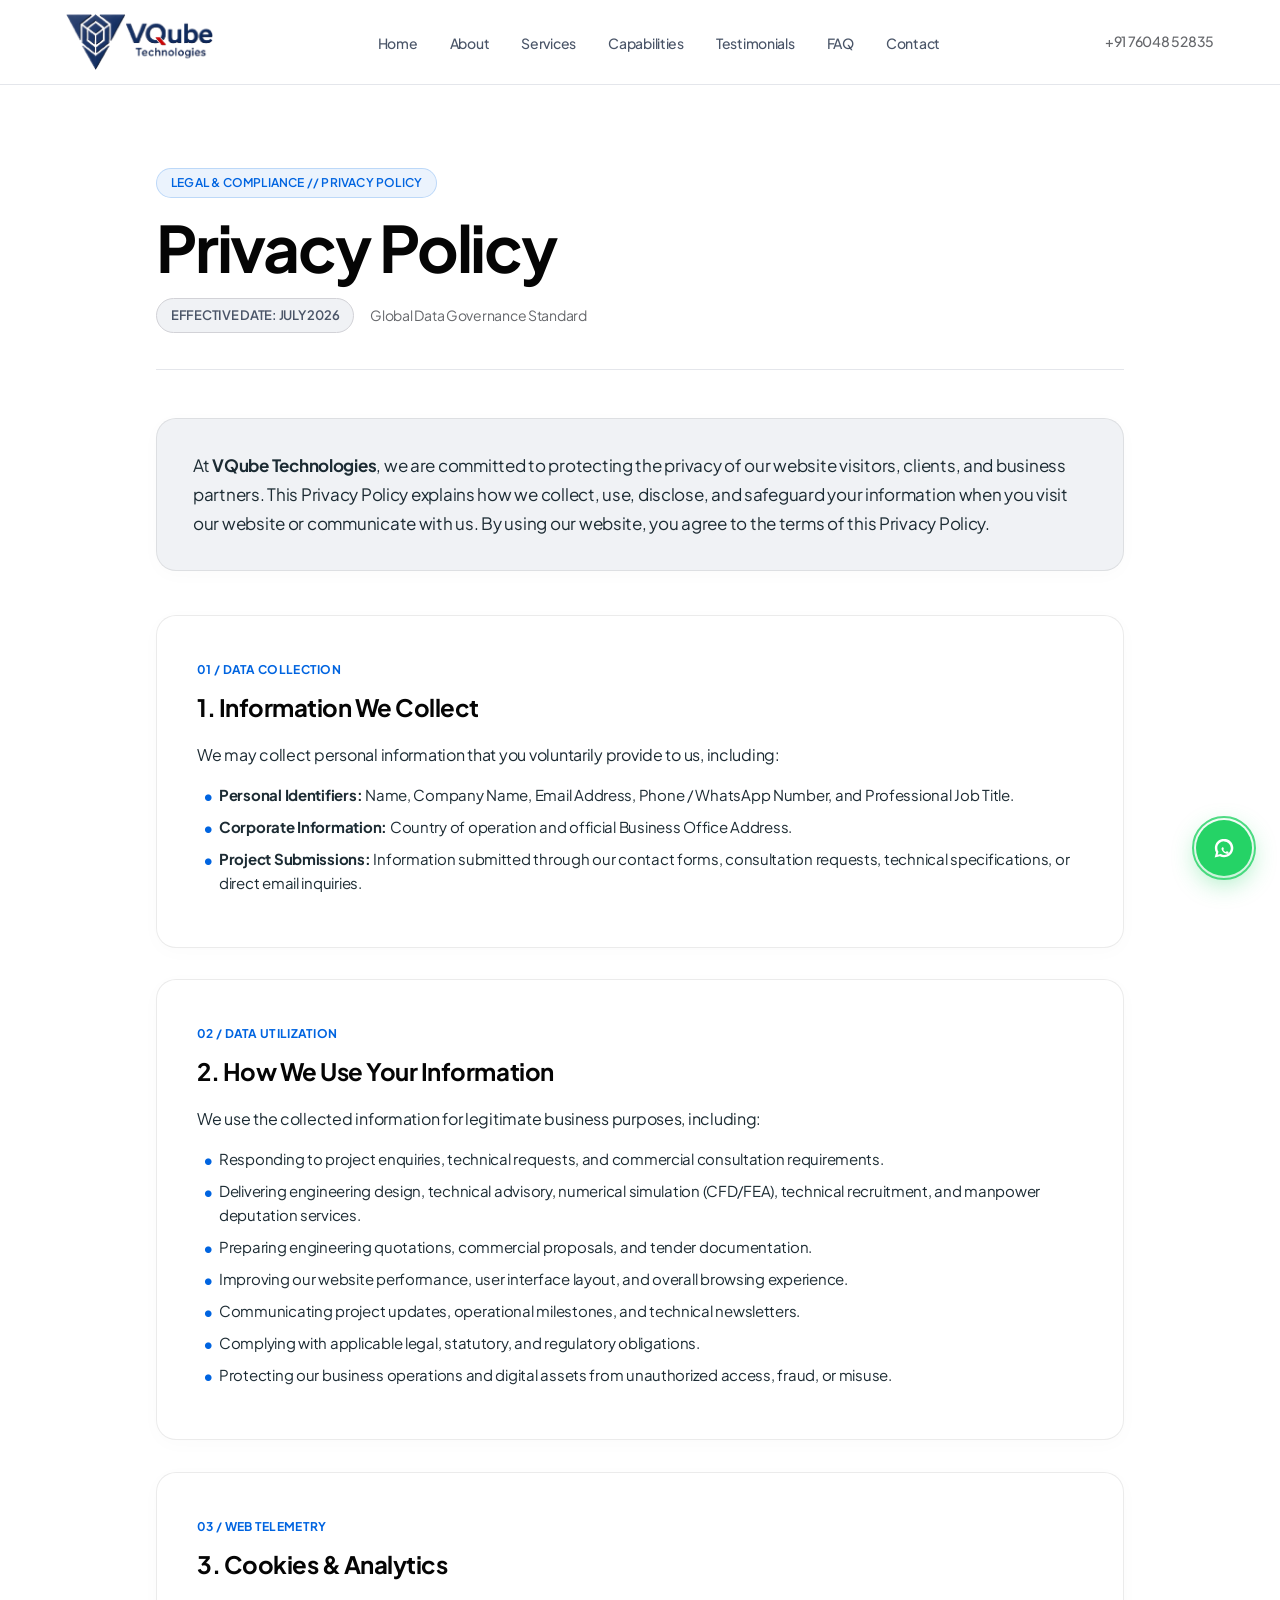
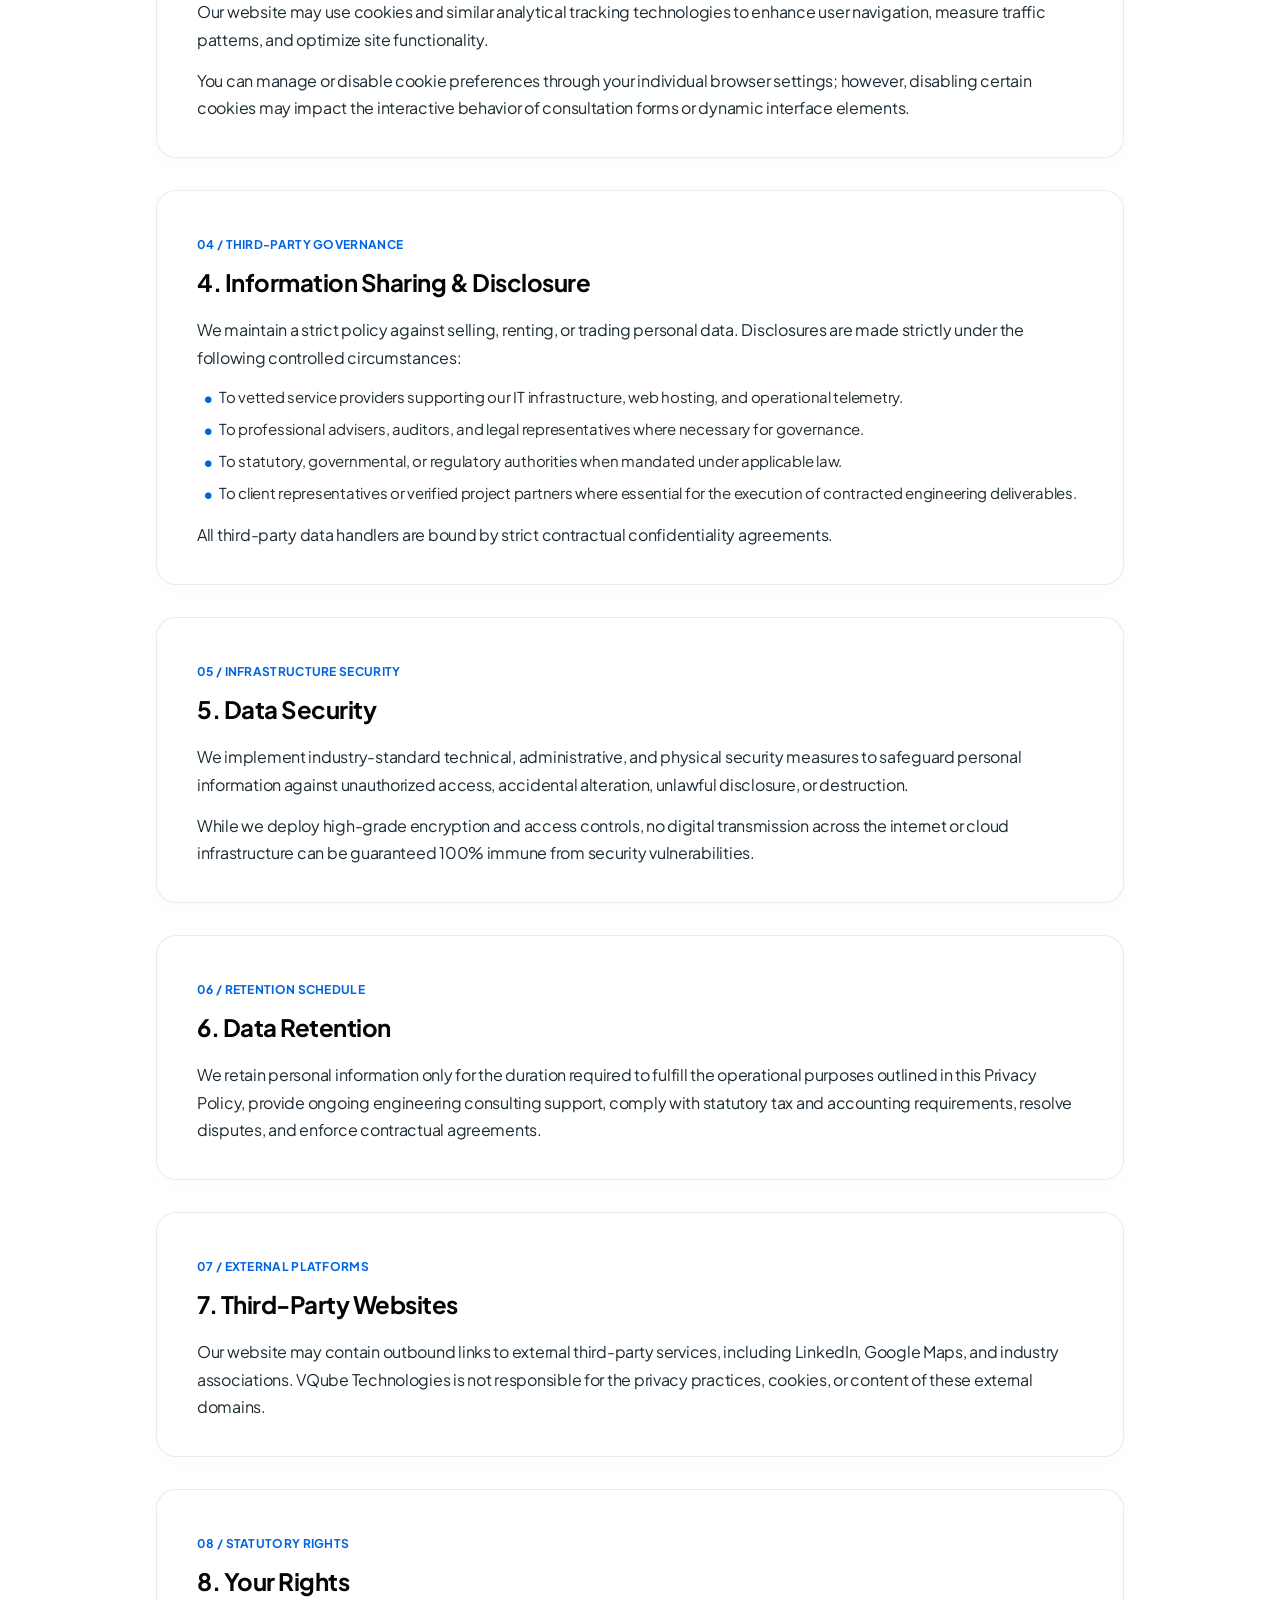
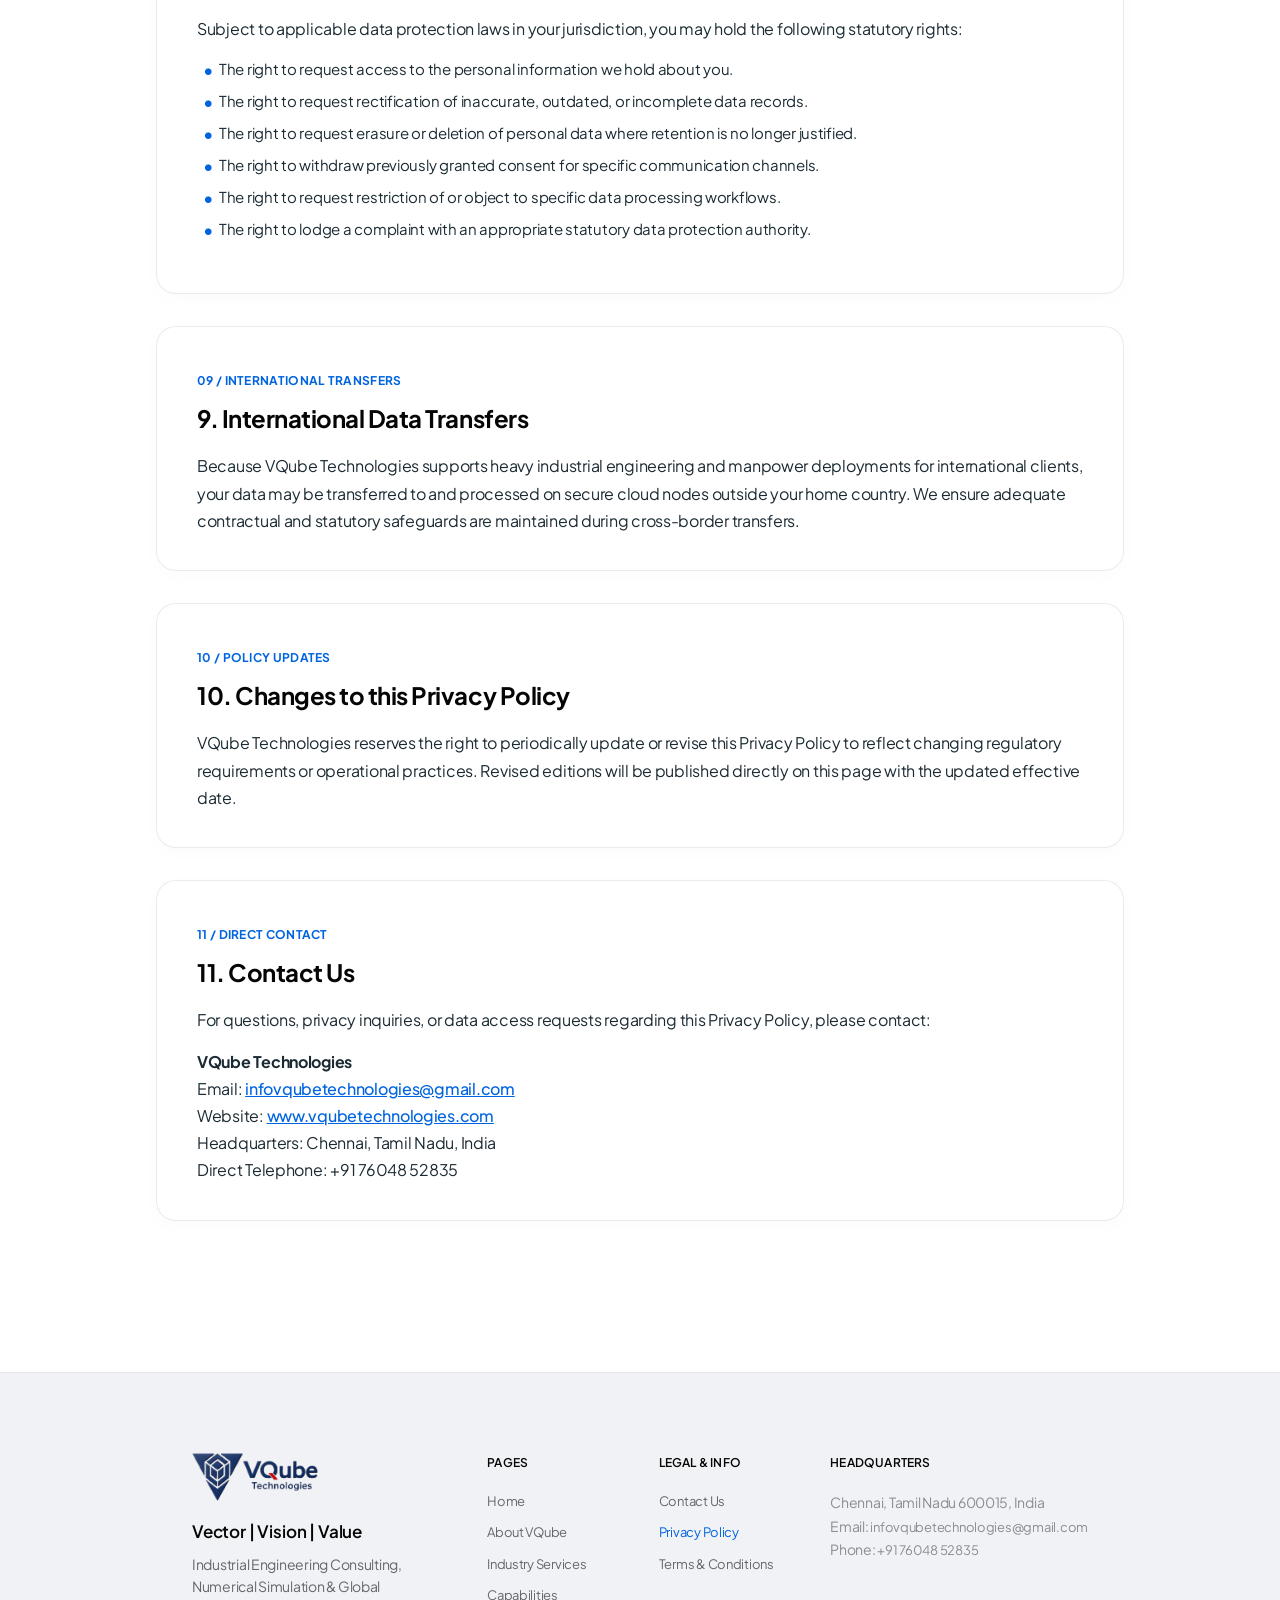
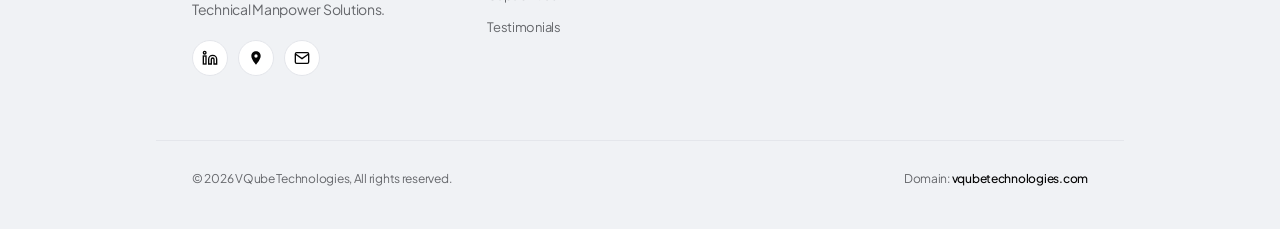
<file: pages/privacy.html>
<!DOCTYPE html>
<html lang="en">

<head>
    <!-- Character Encoding & Responsive Viewport -->
    <meta charset="UTF-8">
    <meta name="viewport" content="width=device-width, initial-scale=1.0">

    <!-- Primary SEO Meta Tags -->
    <title>Privacy Policy | VQube Technologies</title>
    <meta name="description"
        content="Privacy Policy for VQube Technologies. Explaining how we collect, use, disclose, and safeguard personal information across our global engineering consulting operations.">
    <meta name="keywords"
        content="Privacy Policy, VQube Technologies Privacy, Data Protection, Engineering Consulting Privacy, Chennai India, VQube Legal">
    <meta name="author" content="VQube Technologies">
    <meta name="robots" content="index, follow, max-image-preview:large">

    <!-- Canonical & Favicon -->
    <link rel="canonical" href="https://vqubetechnologies.com/privacy.html">
    <link rel="icon" type="image/png" sizes="48x48" href="../assets/images/favicon.png">

    <!-- Open Graph / Facebook -->
    <meta property="og:type" content="article">
    <meta property="og:site_name" content="VQube Technologies">
    <meta property="og:title" content="Privacy Policy | VQube Technologies">
    <meta property="og:description"
        content="Learn how VQube Technologies safeguards user privacy, client project parameters, and communications.">
    <meta property="og:url" content="https://vqubetechnologies.com/privacy.html">
    <meta property="og:image" content="https://vqubetechnologies.com/assets/images/favicon.png">

    <!-- Twitter -->
    <meta name="twitter:card" content="summary_large_image">
    <meta name="twitter:title" content="Privacy Policy | VQube Technologies">
    <meta name="twitter:description"
        content="Privacy Policy and data governance standards at VQube Technologies.">
    <meta name="twitter:image" content="https://vqubetechnologies.com/assets/images/favicon.png">

    <!-- Google Fonts (Inter + Plus Jakarta Sans + JetBrains Mono) -->
    <link rel="preconnect" href="https://fonts.googleapis.com">
    <link rel="preconnect" href="https://fonts.gstatic.com" crossorigin>
    <link
        href="https://fonts.googleapis.com/css2?family=Inter:wght@400;500;600;700&family=JetBrains+Mono:wght@400;500;600&family=Plus+Jakarta+Sans:wght@400;500;600;700;800&display=swap"
        rel="stylesheet">

    <style>
        /* ==========================================================================
           1. META & MULTI-BRAND DESIGN SYSTEM TOKENS (Meta • Apple • Google • Notion)
           ========================================================================== */
        :root {
            /* Meta Brand & Electric Gradient Palette */
            --meta-blue: #0064E0;              /* Meta Core Blue */
            --meta-electric: #0081FB;          /* Meta Electric Highlight */
            --meta-cyan: #00C6FF;              /* Meta Horizon Accent */
            --meta-gradient: linear-gradient(135deg, #0668E1 0%, #0081FB 50%, #1877F2 100%);
            --meta-glow: 0 8px 30px rgba(0, 100, 224, 0.28);

            --color-primary: #050505;          /* Meta / Apple Deep Ink */
            --color-apple-black: #000000;      /* Pure Black */
            --color-ink: #1C2B33;              /* High-contrast body text */
            --color-body-muted: #65676B;       /* Secondary Meta Gray */
            --color-slate: #4A5568;            /* Tertiary Gray */
            --color-muted: #8A8D91;            /* Metadata, subheadings */
            --color-canvas: #ffffff;           /* Stark Canvas */
            --color-soft-stone: #F0F2F5;       /* Meta Soft Background Surface */
            --color-surface-subtle: #F8F9FA;   /* Subtle off-white backdrop */
            --color-card-border: rgba(0, 0, 0, 0.08); /* Clean subtle card border */
            --color-hairline: #d2d2d7;         /* Hairline Rule */
            --color-border-light: #e4e6eb;     /* Clean Divider */
            --color-action-blue: #0064E0;      /* Interactive Blue */
            --color-action-hover: #0081FB;     /* Blue Hover */
            --color-focus-blue: #0081FB;       /* Focus outline */
            --color-pill-badge: rgba(0, 100, 224, 0.08); /* Capsule Tint */
            --color-dark-pro: #0F172A;         /* Slate Black Surface */
            --color-on-primary: #ffffff;
            --color-on-dark: #ffffff;

            /* Typography */
            --font-display: 'Plus Jakarta Sans', -apple-system, BlinkMacSystemFont, 'Inter', sans-serif;
            --font-body: 'Plus Jakarta Sans', -apple-system, BlinkMacSystemFont, 'Inter', sans-serif;
            --font-mono: 'JetBrains Mono', SFMono-Regular, Consolas, monospace;

            /* Radii */
            --radius-xs: 6px;
            --radius-sm: 12px;
            --radius-md: 20px;
            --radius-lg: 24px;                 /* Meta Horizon Bento Card Radius */
            --radius-pill: 9999px;
            --radius-full: 9999px;

            /* Spacing */
            --space-section: 90px;
            --space-container: 1040px;

            /* Transitions */
            --transition-fast: 180ms cubic-bezier(0.16, 1, 0.3, 1);
            --transition-base: 300ms cubic-bezier(0.16, 1, 0.3, 1);
            --ease-apple: cubic-bezier(0.16, 1, 0.3, 1);
        }

        /* ==========================================================================
           2. GLOBAL RESETS & BASE STYLES
           ========================================================================== */
        * {
            margin: 0;
            padding: 0;
            box-sizing: border-box;
            -webkit-font-smoothing: antialiased;
            -moz-osx-font-smoothing: grayscale;
        }

        ::selection {
            background-color: var(--color-action-blue);
            color: #ffffff;
        }

        :focus-visible {
            outline: 2px solid var(--color-action-blue);
            outline-offset: 3px;
        }

        html {
            font-size: 16px;
            scroll-behavior: smooth;
        }

        body {
            font-family: var(--font-body);
            background-color: var(--color-canvas);
            color: var(--color-ink);
            line-height: 1.65;
            font-size: 18px;
            font-weight: 400;
            overflow-x: hidden;
            letter-spacing: -0.015em;
        }

        /* Scroll Reveal */
        .reveal-on-scroll {
            opacity: 0;
            transform: translateY(20px);
            transition: opacity 0.8s var(--ease-apple), transform 0.8s var(--ease-apple);
            will-change: opacity, transform;
        }

        .reveal-on-scroll.is-revealed {
            opacity: 1;
            transform: translateY(0);
        }

        a {
            color: inherit;
            text-decoration: none;
            transition: color var(--transition-fast), opacity var(--transition-fast);
        }

        img {
            max-width: 100%;
            height: auto;
            display: block;
        }

        .container {
            max-width: var(--space-container);
            margin: 0 auto;
            padding: 0 36px;
        }

        /* Scroll Progress Bar */
        .progress-bar {
            position: fixed;
            top: 0;
            left: 0;
            height: 2px;
            background: var(--color-action-blue);
            width: 0%;
            z-index: 99999;
            transition: width 0.1s ease-out;
        }

        /* Apple Capsule Badge */
        .apple-badge, .taxonomy-chip {
            display: inline-flex;
            align-items: center;
            gap: 6px;
            background: var(--color-pill-badge);
            color: var(--color-action-blue);
            border: 1px solid rgba(0, 113, 227, 0.2);
            padding: 4px 14px;
            border-radius: var(--radius-pill);
            font-family: var(--font-body);
            font-size: 12px;
            font-weight: 600;
            letter-spacing: 0.2px;
            text-transform: uppercase;
            transition: all var(--transition-fast);
        }

        .apple-badge:hover, .taxonomy-chip:hover {
            background: var(--color-action-blue);
            color: #ffffff;
            border-color: var(--color-action-blue);
        }

        .mono-num {
            font-family: var(--font-body);
            font-size: 12px;
            font-weight: 700;
            letter-spacing: 0.3px;
            color: var(--color-action-blue);
            margin-bottom: 8px;
            display: inline-block;
            text-transform: uppercase;
        }

        /* Buttons */
        .btn-primary {
            display: inline-flex;
            align-items: center;
            justify-content: center;
            gap: 8px;
            background: var(--meta-gradient);
            color: #ffffff;
            font-family: var(--font-body);
            font-size: 14px;
            font-weight: 600;
            padding: 10px 22px;
            border-radius: var(--radius-pill);
            border: none;
            cursor: pointer;
            box-shadow: 0 4px 16px rgba(0, 100, 224, 0.3);
            transition: all var(--transition-fast);
            text-decoration: none;
        }

        .btn-primary:hover {
            box-shadow: 0 8px 24px rgba(0, 100, 224, 0.45);
            transform: translateY(-2px);
        }

        .btn-secondary {
            display: inline-flex;
            align-items: center;
            gap: 6px;
            background: transparent;
            color: var(--color-action-blue);
            font-family: var(--font-body);
            font-size: 15px;
            font-weight: 500;
            padding: 8px 0;
            border: none;
            cursor: pointer;
            text-decoration: none;
            transition: color var(--transition-fast), transform var(--transition-fast);
        }

        .btn-secondary:hover {
            color: var(--color-action-hover);
            transform: translateX(3px);
        }

        .btn-pill-outline {
            display: inline-flex;
            align-items: center;
            justify-content: center;
            gap: 8px;
            background: var(--color-soft-stone);
            color: var(--color-primary);
            font-family: var(--font-body);
            font-size: 14px;
            font-weight: 500;
            padding: 9px 20px;
            border-radius: var(--radius-pill);
            border: 1px solid var(--color-hairline);
            cursor: pointer;
            transition: all var(--transition-fast);
            text-decoration: none;
        }

        .btn-pill-outline:hover {
            border-color: var(--color-primary);
            background: #ffffff;
            transform: translateY(-1px);
        }

        /* ==========================================================================
           3. APPLE FROSTED GLASS NAV
           ========================================================================== */
        header.site-nav {
            position: sticky;
            top: 0;
            background: rgba(255, 255, 255, 0.82);
            backdrop-filter: saturate(180%) blur(20px);
            -webkit-backdrop-filter: saturate(180%) blur(20px);
            border-bottom: 1px solid var(--color-border-light);
            z-index: 1000;
            transition: background var(--transition-fast), border-color var(--transition-fast);
        }

        .nav-grid {
            display: flex;
            align-items: center;
            justify-content: space-between;
            height: 84px;
            max-width: 1220px;
            margin: 0 auto;
            padding: 0 36px;
        }

        .brand-logo {
            display: flex;
            align-items: center;
        }

        .brand-logo img {
            height: 56px;
            width: auto;
            object-fit: contain;
            display: block;
            transition: transform var(--transition-fast);
        }

        .brand-logo:hover img {
            transform: scale(1.02);
        }

        .nav-links-center {
            display: flex;
            align-items: center;
            gap: 32px;
            list-style: none;
        }

        .nav-links-center a {
            font-family: var(--font-body);
            font-size: 14px;
            font-weight: 500;
            color: var(--color-slate);
            transition: color var(--transition-fast);
            padding: 8px 0;
            position: relative;
        }

        .nav-links-center a:hover {
            color: var(--color-primary);
        }

        .nav-actions-right {
            display: flex;
            align-items: center;
            gap: 16px;
        }

        .mobile-menu-btn {
            display: none;
            background: none;
            border: none;
            color: var(--color-primary);
            cursor: pointer;
            padding: 8px;
        }

        .mobile-drawer {
            position: fixed;
            top: 0;
            left: 0;
            right: 0;
            bottom: 0;
            width: 100vw;
            height: 100vh;
            background: rgba(255, 255, 255, 0.98);
            backdrop-filter: blur(28px);
            -webkit-backdrop-filter: blur(28px);
            display: flex;
            flex-direction: column;
            justify-content: flex-start;
            padding: 96px 36px 40px;
            gap: 16px;
            transform: translateY(-100%);
            opacity: 0;
            visibility: hidden;
            pointer-events: none;
            transition: transform 0.4s cubic-bezier(0.16, 1, 0.3, 1), opacity 0.35s ease, visibility 0.35s ease;
            z-index: 99998;
            overflow-y: auto;
        }

        .mobile-drawer.open {
            transform: translateY(0);
            opacity: 1;
            visibility: visible;
            pointer-events: auto;
        }

        .mobile-drawer-header {
            position: absolute;
            top: 22px;
            left: 36px;
            right: 36px;
            display: flex;
            align-items: center;
            justify-content: space-between;
        }

        .mobile-drawer-close {
            background: #f5f5f7;
            border: none;
            width: 42px;
            height: 42px;
            border-radius: 50%;
            display: flex;
            align-items: center;
            justify-content: center;
            cursor: pointer;
            color: var(--color-primary);
            transition: background var(--transition-fast);
        }

        .mobile-drawer-close:hover {
            background: #e5e5ea;
        }

        .mobile-drawer a.drawer-nav-item {
            font-family: var(--font-display);
            font-size: clamp(22px, 5.5vw, 30px);
            font-weight: 600;
            letter-spacing: -0.02em;
            padding: 10px 0;
            border-bottom: 1px solid var(--color-border-light);
            color: var(--color-primary);
            transition: color var(--transition-fast), transform var(--transition-fast);
            display: flex;
            align-items: center;
            justify-content: space-between;
            text-decoration: none;
        }

        .mobile-drawer a.drawer-nav-item:hover,
        .mobile-drawer a.drawer-nav-item.active {
            color: var(--color-action-blue);
            transform: translateX(4px);
        }

        .mobile-drawer a.drawer-nav-item span {
            color: var(--color-body-muted);
            font-size: 18px;
            transition: transform var(--transition-fast);
        }

        .mobile-drawer a.drawer-nav-item:hover span {
            transform: translateX(4px);
            color: var(--color-action-blue);
        }

        .mobile-drawer-footer {
            margin-top: auto;
            padding-top: 24px;
            border-top: 1px solid var(--color-border-light);
            display: flex;
            flex-direction: column;
            gap: 12px;
        }

        .mobile-drawer-footer a {
            font-family: var(--font-body);
            font-size: 14.5px;
            font-weight: 600;
            color: var(--color-action-blue);
            text-decoration: none;
            padding: 4px 0;
        }

        /* ==========================================================================
           4. LEGAL EDITORIAL ARTICLE LAYOUT
           ========================================================================== */
        .legal-article-section {
            padding: 80px 0 120px;
            background: var(--color-canvas);
        }

        .legal-header {
            margin-bottom: 48px;
            padding-bottom: 36px;
            border-bottom: 1px solid var(--color-border-light);
        }

        .legal-header h1 {
            font-family: var(--font-display);
            font-size: clamp(40px, 5.2vw, 64px);
            font-weight: 700;
            line-height: 1.06;
            letter-spacing: -0.035em;
            color: var(--color-primary);
            margin-top: 16px;
            margin-bottom: 16px;
        }

        .legal-header-meta {
            display: flex;
            align-items: center;
            gap: 16px;
            flex-wrap: wrap;
        }

        .effective-date-pill {
            font-family: var(--font-body);
            font-size: 13px;
            font-weight: 600;
            color: var(--color-slate);
            background: var(--color-soft-stone);
            padding: 6px 14px;
            border-radius: var(--radius-pill);
            border: 1px solid var(--color-hairline);
        }

        .legal-preamble-card {
            font-size: 17px;
            color: var(--color-ink);
            line-height: 1.7;
            margin-bottom: 44px;
            padding: 32px 36px;
            background: var(--color-soft-stone);
            border-radius: var(--radius-md);
            border: 1px solid var(--color-card-border);
            box-shadow: 0 4px 20px rgba(0, 0, 0, 0.02);
        }

        .legal-clause-block {
            margin-bottom: 32px;
            padding: 36px 40px;
            background: #ffffff;
            border-radius: var(--radius-md);
            border: 1px solid var(--color-card-border);
            box-shadow: 0 4px 20px rgba(0, 0, 0, 0.02);
            transition: transform var(--transition-base), box-shadow var(--transition-base), border-color var(--transition-base);
        }

        .legal-clause-block:hover {
            border-color: var(--color-hairline);
            box-shadow: 0 8px 30px rgba(0, 0, 0, 0.04);
            transform: translateY(-2px);
        }

        .legal-clause-block h2 {
            font-family: var(--font-display);
            font-size: 24px;
            font-weight: 700;
            color: var(--color-primary);
            letter-spacing: -0.02em;
            margin-bottom: 14px;
        }

        .legal-clause-block p {
            font-size: 16px;
            color: var(--color-ink);
            line-height: 1.7;
            margin-bottom: 14px;
        }

        .legal-clause-block p:last-child {
            margin-bottom: 0;
        }

        .legal-clause-block ul {
            list-style: none;
            margin: 14px 0 16px;
            display: flex;
            flex-direction: column;
            gap: 8px;
        }

        .legal-clause-block li {
            font-size: 15px;
            color: var(--color-ink);
            position: relative;
            padding-left: 22px;
            line-height: 1.6;
        }

        .legal-clause-block li::before {
            content: '•';
            position: absolute;
            left: 6px;
            color: var(--color-action-blue);
            font-weight: bold;
            font-size: 16px;
        }

        /* ==========================================================================
           5. APPLE MINIMALIST FOOTER
           ========================================================================== */
        footer.site-footer {
            background: var(--color-soft-stone);
            color: var(--color-body-muted);
            padding: 80px 0 40px;
            border-top: 1px solid var(--color-border-light);
            font-size: 13px;
        }

        .footer-top-grid {
            display: grid;
            grid-template-columns: 2fr 1fr 1fr 1fr;
            gap: 48px;
            margin-bottom: 64px;
            max-width: 1220px;
            margin-left: auto;
            margin-right: auto;
            padding: 0 36px;
        }

        .footer-brand-col img {
            height: 48px;
            width: auto;
            margin-bottom: 16px;
        }

        .footer-brand-tagline {
            font-family: var(--font-display);
            font-size: 17px;
            font-weight: 600;
            color: var(--color-primary);
            letter-spacing: -0.01em;
            margin-bottom: 8px;
        }

        .footer-brand-desc {
            font-size: 14px;
            color: var(--color-body-muted);
            line-height: 1.6;
            margin-bottom: 20px;
            max-width: 320px;
        }

        .footer-social-links {
            display: flex;
            gap: 10px;
        }

        .f-social-btn {
            width: 36px;
            height: 36px;
            border-radius: var(--radius-full);
            background: #ffffff;
            border: 1px solid var(--color-border-light);
            display: flex;
            align-items: center;
            justify-content: center;
            color: var(--color-primary);
            transition: all var(--transition-fast);
        }

        .f-social-btn:hover {
            background: var(--color-action-blue);
            color: #ffffff;
            border-color: var(--color-action-blue);
        }

        .footer-nav-col h4 {
            font-family: var(--font-body);
            font-size: 12px;
            color: var(--color-primary);
            font-weight: 600;
            text-transform: uppercase;
            letter-spacing: 0.2px;
            margin-bottom: 18px;
        }

        .footer-nav-col ul {
            list-style: none;
            display: flex;
            flex-direction: column;
            gap: 10px;
        }

        .footer-nav-col a {
            font-size: 13px;
            color: var(--color-body-muted);
            transition: color var(--transition-fast);
        }

        .footer-nav-col a:hover, .footer-nav-col a.active {
            color: var(--color-action-blue);
        }

        .footer-bottom-row {
            padding: 28px 36px 0;
            border-top: 1px solid var(--color-border-light);
            display: flex;
            align-items: center;
            justify-content: space-between;
            font-size: 12px;
            color: var(--color-body-muted);
            max-width: 1220px;
            margin: 0 auto;
            flex-wrap: wrap;
            gap: 16px;
        }



        /* Floating WhatsApp Live Connect Widget (WhatsApp Multi-Brand System) */
        .whatsapp-float-widget {
            position: fixed;
            bottom: 24px;
            right: 28px;
            z-index: 9998;
            display: flex;
            align-items: center;
            gap: 12px;
            text-decoration: none;
            transition: all var(--transition-base);
        }

        .whatsapp-btn-circle {
            width: 56px;
            height: 56px;
            background: #25D366;
            color: #ffffff;
            border-radius: var(--radius-full);
            display: flex;
            align-items: center;
            justify-content: center;
            box-shadow: 0 8px 24px rgba(37, 211, 102, 0.38);
            position: relative;
            transition: transform var(--transition-fast), box-shadow var(--transition-fast), background var(--transition-fast);
        }

        .whatsapp-btn-circle:hover {
            transform: scale(1.08) translateY(-2px);
            box-shadow: 0 12px 32px rgba(37, 211, 102, 0.5);
            background: #20ba5a;
        }

        .whatsapp-pulse-ring {
            position: absolute;
            inset: -4px;
            border-radius: var(--radius-full);
            border: 2px solid #25D366;
            opacity: 0.8;
            animation: whatsappPulse 2s cubic-bezier(0.24, 0, 0.38, 1) infinite;
        }

        @keyframes whatsappPulse {
            0% { transform: scale(0.95); opacity: 0.8; }
            50% { transform: scale(1.25); opacity: 0; }
            100% { transform: scale(1.3); opacity: 0; }
        }

        .whatsapp-tooltip {
            background: #1d1d1f;
            color: #ffffff;
            font-family: var(--font-body);
            font-size: 13.5px;
            font-weight: 500;
            padding: 8px 14px;
            border-radius: var(--radius-pill);
            box-shadow: 0 6px 20px rgba(0, 0, 0, 0.15);
            white-space: nowrap;
            pointer-events: none;
            opacity: 0;
            transform: translateX(8px);
            transition: all var(--transition-fast);
            display: flex;
            align-items: center;
            gap: 6px;
        }

        .whatsapp-tooltip::before {
            content: '';
            width: 7px;
            height: 7px;
            background: #25D366;
            border-radius: var(--radius-full);
            display: inline-block;
        }

        .whatsapp-float-widget:hover .whatsapp-tooltip {
            opacity: 1;
            transform: translateX(0);
        }

        /* ==========================================================================
           6. RESPONSIVE BREAKPOINTS
           ========================================================================== */
        @media (max-width: 1024px) {
            .footer-top-grid {
                grid-template-columns: 1fr 1fr;
            }
        }

        @media (max-width: 768px) {
            .nav-links-center {
                display: none;
            }

            .mobile-menu-btn {
                display: block;
            }

            .legal-clause-block {
                padding: 28px 24px;
            }

            .legal-preamble-card {
                padding: 24px;
            }

            .footer-top-grid {
                grid-template-columns: 1fr;
            }
        }
    </style>
</head>

<body>

    <div class="progress-bar" id="progressBar"></div>

    <!-- ==========================================================================
         GLOBAL APPLE FROSTED GLASS NAVIGATION
         ========================================================================== -->
    <header class="site-nav" id="siteNav">
        <div class="nav-grid">
            <a href="index.html" class="brand-logo" aria-label="VQube Technologies Home">
                <img src="../assets/images/Logo_with_Name_-removebg-preview.png" alt="VQube Technologies Logo">
            </a>

            <nav>
                <ul class="nav-links-center">
                    <li><a href="index.html">Home</a></li>
                    <li><a href="index.html#about">About</a></li>
                    <li><a href="index.html#services">Services</a></li>
                    <li><a href="index.html#capabilities">Capabilities</a></li>
                    <li><a href="index.html#testimonials">Testimonials</a></li>
                    <li><a href="index.html#faq">FAQ</a></li>
                    <li><a href="Contact.html">Contact</a></li>
                </ul>
            </nav>

            <div class="nav-actions-right">
                <a href="https://wa.me/917604852835?text=Hello%20VQube%20Technologies%2C%20I%20would%20like%20to%20inquire%20about%20engineering%20consulting%20services." target="_blank" rel="noopener" class="btn-secondary"
                    style="font-size:14px; text-decoration:none; color:var(--color-body-muted);">
                    +91 76048 52835
                </a>
                <button class="mobile-menu-btn" id="mobileMenuBtn" aria-label="Open Navigation Menu">
                    <svg width="24" height="24" viewBox="0 0 24 24" fill="none" stroke="currentColor" stroke-width="2">
                        <line x1="3" y1="12" x2="21" y2="12"></line>
                        <line x1="3" y1="6" x2="21" y2="6"></line>
                        <line x1="3" y1="18" x2="21" y2="18"></line>
                    </svg>
                </button>
            </div>
        </div>

        <!-- Full-Page Mobile Drawer Menu -->
        <div class="mobile-drawer" id="mobileDrawer">
            <div class="mobile-drawer-header">
                <a href="index.html" onclick="toggleMobileDrawer()" class="brand-logo" aria-label="VQube Technologies Home">
                    <img src="../assets/images/Logo_with_Name_-removebg-preview.png" alt="VQube Technologies Logo" style="height:40px; width:auto;">
                </a>
                <button class="mobile-drawer-close" onclick="toggleMobileDrawer()" aria-label="Close Navigation Menu">
                    <svg width="20" height="20" viewBox="0 0 24 24" fill="none" stroke="currentColor" stroke-width="2.5" stroke-linecap="round">
                        <line x1="18" y1="6" x2="6" y2="18"></line>
                        <line x1="6" y1="6" x2="18" y2="18"></line>
                    </svg>
                </button>
            </div>

            <a href="index.html" onclick="toggleMobileDrawer()" class="drawer-nav-item">Home <span>&rarr;</span></a>
            <a href="index.html#about" onclick="toggleMobileDrawer()" class="drawer-nav-item">About <span>&rarr;</span></a>
            <a href="index.html#services" onclick="toggleMobileDrawer()" class="drawer-nav-item">Services <span>&rarr;</span></a>
            <a href="index.html#capabilities" onclick="toggleMobileDrawer()" class="drawer-nav-item">Capabilities <span>&rarr;</span></a>
            <a href="index.html#testimonials" onclick="toggleMobileDrawer()" class="drawer-nav-item">Testimonials <span>&rarr;</span></a>
            <a href="index.html#faq" onclick="toggleMobileDrawer()" class="drawer-nav-item">FAQ <span>&rarr;</span></a>
            <a href="Contact.html" onclick="toggleMobileDrawer()" class="drawer-nav-item">Contact Us <span>&rarr;</span></a>

            <div class="mobile-drawer-footer">
                <a href="https://wa.me/917604852835?text=Hello%20VQube%20Technologies%2C%20I%20would%20like%20to%20inquire%20about%20engineering%20consulting%20services." target="_blank" rel="noopener">
                    💬 WhatsApp: +91 76048 52835
                </a>
                <a href="mailto:infovqubetechnologies@gmail.com">
                    ✉️ Email: infovqubetechnologies@gmail.com
                </a>
            </div>
        </div>
    </header>

    <!-- ==========================================================================
         PRIVACY POLICY CONTENT (Section 5 in description.md)
         ========================================================================== -->
    <main class="legal-article-section">
        <div class="container">
            <div class="legal-header">
                <span class="taxonomy-chip">LEGAL & COMPLIANCE // PRIVACY POLICY</span>
                <h1>Privacy Policy</h1>
                <div class="legal-header-meta">
                    <span class="effective-date-pill">EFFECTIVE DATE: JULY 2026</span>
                    <span style="font-size: 14px; color: var(--color-body-muted);">Global Data Governance Standard</span>
                </div>
            </div>

            <!-- Preamble (Section 5 Preamble in description.md) -->
            <div class="legal-preamble-card reveal-on-scroll">
                At <strong>VQube Technologies</strong>, we are committed to protecting the privacy of our website visitors, clients, and business partners. This Privacy Policy explains how we collect, use, disclose, and safeguard your information when you visit our website or communicate with us. By using our website, you agree to the terms of this Privacy Policy.
            </div>

            <!-- Section 1 -->
            <div class="legal-clause-block reveal-on-scroll">
                <span class="mono-num">01 / DATA COLLECTION</span>
                <h2>1. Information We Collect</h2>
                <p>We may collect personal information that you voluntarily provide to us, including:</p>
                <ul>
                    <li><strong>Personal Identifiers:</strong> Name, Company Name, Email Address, Phone / WhatsApp Number, and Professional Job Title.</li>
                    <li><strong>Corporate Information:</strong> Country of operation and official Business Office Address.</li>
                    <li><strong>Project Submissions:</strong> Information submitted through our contact forms, consultation requests, technical specifications, or direct email inquiries.</li>
                </ul>
            </div>

            <!-- Section 2 -->
            <div class="legal-clause-block reveal-on-scroll">
                <span class="mono-num">02 / DATA UTILIZATION</span>
                <h2>2. How We Use Your Information</h2>
                <p>We use the collected information for legitimate business purposes, including:</p>
                <ul>
                    <li>Responding to project enquiries, technical requests, and commercial consultation requirements.</li>
                    <li>Delivering engineering design, technical advisory, numerical simulation (CFD/FEA), technical recruitment, and manpower deputation services.</li>
                    <li>Preparing engineering quotations, commercial proposals, and tender documentation.</li>
                    <li>Improving our website performance, user interface layout, and overall browsing experience.</li>
                    <li>Communicating project updates, operational milestones, and technical newsletters.</li>
                    <li>Complying with applicable legal, statutory, and regulatory obligations.</li>
                    <li>Protecting our business operations and digital assets from unauthorized access, fraud, or misuse.</li>
                </ul>
            </div>

            <!-- Section 3 -->
            <div class="legal-clause-block reveal-on-scroll">
                <span class="mono-num">03 / WEB TELEMETRY</span>
                <h2>3. Cookies & Analytics</h2>
                <p>
                    Our website may use cookies and similar analytical tracking technologies to enhance user navigation, measure traffic patterns, and optimize site functionality.
                </p>
                <p>
                    You can manage or disable cookie preferences through your individual browser settings; however, disabling certain cookies may impact the interactive behavior of consultation forms or dynamic interface elements.
                </p>
            </div>

            <!-- Section 4 -->
            <div class="legal-clause-block reveal-on-scroll">
                <span class="mono-num">04 / THIRD-PARTY GOVERNANCE</span>
                <h2>4. Information Sharing & Disclosure</h2>
                <p>
                    We maintain a strict policy against selling, renting, or trading personal data. Disclosures are made strictly under the following controlled circumstances:
                </p>
                <ul>
                    <li>To vetted service providers supporting our IT infrastructure, web hosting, and operational telemetry.</li>
                    <li>To professional advisers, auditors, and legal representatives where necessary for governance.</li>
                    <li>To statutory, governmental, or regulatory authorities when mandated under applicable law.</li>
                    <li>To client representatives or verified project partners where essential for the execution of contracted engineering deliverables.</li>
                </ul>
                <p>All third-party data handlers are bound by strict contractual confidentiality agreements.</p>
            </div>

            <!-- Section 5 -->
            <div class="legal-clause-block reveal-on-scroll">
                <span class="mono-num">05 / INFRASTRUCTURE SECURITY</span>
                <h2>5. Data Security</h2>
                <p>
                    We implement industry-standard technical, administrative, and physical security measures to safeguard personal information against unauthorized access, accidental alteration, unlawful disclosure, or destruction.
                </p>
                <p>
                    While we deploy high-grade encryption and access controls, no digital transmission across the internet or cloud infrastructure can be guaranteed 100% immune from security vulnerabilities.
                </p>
            </div>

            <!-- Section 6 -->
            <div class="legal-clause-block reveal-on-scroll">
                <span class="mono-num">06 / RETENTION SCHEDULE</span>
                <h2>6. Data Retention</h2>
                <p>
                    We retain personal information only for the duration required to fulfill the operational purposes outlined in this Privacy Policy, provide ongoing engineering consulting support, comply with statutory tax and accounting requirements, resolve disputes, and enforce contractual agreements.
                </p>
            </div>

            <!-- Section 7 -->
            <div class="legal-clause-block reveal-on-scroll">
                <span class="mono-num">07 / EXTERNAL PLATFORMS</span>
                <h2>7. Third-Party Websites</h2>
                <p>
                    Our website may contain outbound links to external third-party services, including LinkedIn, Google Maps, and industry associations. VQube Technologies is not responsible for the privacy practices, cookies, or content of these external domains.
                </p>
            </div>

            <!-- Section 8 -->
            <div class="legal-clause-block reveal-on-scroll">
                <span class="mono-num">08 / STATUTORY RIGHTS</span>
                <h2>8. Your Rights</h2>
                <p>Subject to applicable data protection laws in your jurisdiction, you may hold the following statutory rights:</p>
                <ul>
                    <li>The right to request access to the personal information we hold about you.</li>
                    <li>The right to request rectification of inaccurate, outdated, or incomplete data records.</li>
                    <li>The right to request erasure or deletion of personal data where retention is no longer justified.</li>
                    <li>The right to withdraw previously granted consent for specific communication channels.</li>
                    <li>The right to request restriction of or object to specific data processing workflows.</li>
                    <li>The right to lodge a complaint with an appropriate statutory data protection authority.</li>
                </ul>
            </div>

            <!-- Section 9 -->
            <div class="legal-clause-block reveal-on-scroll">
                <span class="mono-num">09 / INTERNATIONAL TRANSFERS</span>
                <h2>9. International Data Transfers</h2>
                <p>
                    Because VQube Technologies supports heavy industrial engineering and manpower deployments for international clients, your data may be transferred to and processed on secure cloud nodes outside your home country. We ensure adequate contractual and statutory safeguards are maintained during cross-border transfers.
                </p>
            </div>

            <!-- Section 10 -->
            <div class="legal-clause-block reveal-on-scroll">
                <span class="mono-num">10 / POLICY UPDATES</span>
                <h2>10. Changes to this Privacy Policy</h2>
                <p>
                    VQube Technologies reserves the right to periodically update or revise this Privacy Policy to reflect changing regulatory requirements or operational practices. Revised editions will be published directly on this page with the updated effective date.
                </p>
            </div>

            <!-- Section 11 -->
            <div class="legal-clause-block reveal-on-scroll">
                <span class="mono-num">11 / DIRECT CONTACT</span>
                <h2>11. Contact Us</h2>
                <p>For questions, privacy inquiries, or data access requests regarding this Privacy Policy, please contact:</p>
                <p style="margin-top:14px; line-height:1.7;">
                    <strong>VQube Technologies</strong><br>
                    Email: <a href="mailto:infovqubetechnologies@gmail.com" style="color:var(--color-action-blue); font-weight:500; text-decoration:underline;">infovqubetechnologies@gmail.com</a><br>
                    Website: <a href="https://vqubetechnologies.com" style="color:var(--color-action-blue); font-weight:500; text-decoration:underline;">www.vqubetechnologies.com</a><br>
                    Headquarters: Chennai, Tamil Nadu, India<br>
                    Direct Telephone: +91 76048 52835
                </p>
            </div>
        </div>
    </main>

    <!-- ==========================================================================
         APPLE MINIMALIST FOOTER
         ========================================================================== -->
    <footer class="site-footer">
        <div class="container">
            <div class="footer-top-grid">
                <div class="footer-brand-col">
                    <a href="index.html">
                        <img src="../assets/images/Logo_with_Name_-removebg-preview.png" alt="VQube Technologies Logo">
                    </a>
                    <div class="footer-brand-tagline">Vector | Vision | Value</div>
                    <p class="footer-brand-desc">
                        Industrial Engineering Consulting, Numerical Simulation & Global Technical Manpower Solutions.
                    </p>
                    <div class="footer-social-links">
                        <a href="https://www.linkedin.com/company/vqubetechnologies" class="f-social-btn"
                            aria-label="LinkedIn" target="_blank" rel="noopener">
                            <svg width="16" height="16" viewBox="0 0 24 24" fill="none" stroke="currentColor"
                                stroke-width="2">
                                <path
                                    d="M16 8a6 6 0 0 1 6 6v7h-4v-7a2 2 0 0 0-2-2 2 2 0 0 0-2 2v7h-4v-7a6 6 0 0 1 6-6z">
                                </path>
                                <rect x="2" y="9" width="4" height="12"></rect>
                                <circle cx="4" cy="4" r="2"></circle>
                            </svg>
                        </a>
                        <a href="https://maps.app.goo.gl/tafZc8eqjrF6T3b89" class="f-social-btn" aria-label="Location"
                            target="_blank" rel="noopener">
                            <svg width="16" height="16" viewBox="0 0 24 24" fill="currentColor">
                                <path
                                    d="M12 2C8.13 2 5 5.13 5 9c0 5.25 7 13 7 13s7-7.75 7-13c0-3.87-3.13-7-7-7zm0 9.5A2.5 2.5 0 1 1 12 6.5a2.5 2.5 0 0 1 0 5z" />
                            </svg>
                        </a>
                        <a href="mailto:infovqubetechnologies@gmail.com" class="f-social-btn" aria-label="Email">
                            <svg width="16" height="16" viewBox="0 0 24 24" fill="none" stroke="currentColor"
                                stroke-width="2">
                                <path d="M4 4h16c1.1 0 2 .9 2 2v12c0 1.1-.9 2-2 2H4c-1.1 0-2-.9-2-2V6c0-1.1.9-2 2-2z">
                                </path>
                                <polyline points="22,6 12,13 2,6"></polyline>
                            </svg>
                        </a>
                    </div>
                </div>

                <div class="footer-nav-col">
                    <h4>PAGES</h4>
                    <ul>
                        <li><a href="index.html">Home</a></li>
                        <li><a href="index.html#about">About VQube</a></li>
                        <li><a href="index.html#services">Industry Services</a></li>
                        <li><a href="index.html#capabilities">Capabilities</a></li>
                        <li><a href="index.html#testimonials">Testimonials</a></li>
                    </ul>
                </div>

                <div class="footer-nav-col">
                    <h4>LEGAL & INFO</h4>
                    <ul>
                        <li><a href="Contact.html">Contact Us</a></li>
                        <li><a href="privacy.html" class="active">Privacy Policy</a></li>
                        <li><a href="Term.html">Terms & Conditions</a></li>
                    </ul>
                </div>

                <div class="footer-nav-col">
                    <h4>HEADQUARTERS</h4>
                    <p style="color:var(--color-muted); font-size:14px; line-height:1.7;">
                        Chennai, Tamil Nadu 600015, India<br>
                        <span style="white-space:nowrap;">Email: <a href="mailto:infovqubetechnologies@gmail.com" style="color:inherit; text-decoration:none;" onmouseover="this.style.color='var(--color-action-blue)'" onmouseout="this.style.color='inherit'">infovqubetechnologies@gmail.com</a></span><br>
                        <span style="white-space:nowrap;">Phone: <a href="https://wa.me/917604852835?text=Hello%20VQube%20Technologies%2C%20I%20would%20like%20to%20inquire%20about%20engineering%20consulting%20services." target="_blank" rel="noopener" style="color:inherit; text-decoration:none;" onmouseover="this.style.color='var(--color-action-blue)'" onmouseout="this.style.color='inherit'">+91 76048 52835</a></span>
                    </p>
                </div>
            </div>

            <div class="footer-bottom-row">
                <p>© 2026 VQube Technologies, All rights reserved.</p>
                <p>Domain: <a href="https://vqubetechnologies.com" style="color:var(--color-primary); font-weight:500;">vqubetechnologies.com</a></p>
            </div>
        </div>
    </footer>



    <!-- Floating WhatsApp Live Support Widget (WhatsApp Multi-Brand System) -->
    <a href="https://wa.me/917604852835?text=Hello%20VQube%20Technologies%2C%20I%20would%20like%20to%20inquire%20about%20engineering%20consulting%20services." 
       target="_blank" rel="noopener" class="whatsapp-float-widget" aria-label="Chat on WhatsApp with VQube Technologies">
        <span class="whatsapp-tooltip">Chat with Advisory</span>
        <div class="whatsapp-btn-circle">
            <div class="whatsapp-pulse-ring"></div>
            <svg width="28" height="28" viewBox="0 0 24 24" fill="currentColor">
                <path d="M12.031 6.172c-3.181 0-5.767 2.586-5.768 5.766-.001 1.298.38 2.27 1.019 3.287l-.711 2.598 2.664-.698c.971.53 1.956.812 2.796.813 3.186 0 5.772-2.586 5.772-5.766 0-3.18-2.586-5.767-5.772-5.767zm0-2.172c4.382 0 7.969 3.587 7.969 7.969 0 4.381-3.587 7.969-7.969 7.969-1.29 0-2.502-.317-3.571-.875l-4.46 1.168 1.189-4.344c-.66-1.127-1.027-2.428-1.027-3.918 0-4.382 3.587-7.969 7.969-7.969zm3.565 11.288c-.149-.074-.882-.435-1.019-.485-.136-.049-.235-.074-.334.075-.099.149-.383.485-.47.584-.086.1-.173.111-.322.037-.149-.074-.627-.231-1.194-.737-.442-.394-.74-.881-.827-1.029-.086-.149-.009-.229.065-.303.067-.067.149-.173.223-.26.074-.086.099-.149.149-.248.05-.099.025-.185-.012-.26-.037-.074-.334-.805-.458-1.103-.121-.29-.244-.251-.334-.256-.086-.004-.185-.005-.285-.005-.099 0-.26.037-.396.185-.136.149-.52.508-.52 1.239s.533 1.436.607 1.535c.074.099 1.05 1.603 2.544 2.248 1.494.646 1.494.431 1.767.404.272-.027.882-.36 1.006-.708.124-.347.124-.645.086-.708-.037-.062-.136-.099-.285-.173z"/>
            </svg>
        </div>
    </a>

    <!-- ==========================================================================
         JAVASCRIPT LOGIC
         ========================================================================== -->
    <script>
        // Scroll Progress Bar
        window.addEventListener('scroll', () => {
            const winScroll = document.documentElement.scrollTop;
            const height = document.documentElement.scrollHeight - document.documentElement.clientHeight;
            const scrolled = (winScroll / height) * 100;
            document.getElementById('progressBar').style.width = scrolled + '%';
        });

        // Mobile Drawer Toggle
        function toggleMobileDrawer() {
            const drawer = document.getElementById('mobileDrawer');
            if (drawer) {
                const isOpen = drawer.classList.toggle('open');
                if (isOpen) {
                    document.body.style.overflow = 'hidden';
                } else {
                    document.body.style.overflow = '';
                }
            }
        }
        document.getElementById('mobileMenuBtn').addEventListener('click', toggleMobileDrawer);

        // Progressive Scroll Reveal
        function initScrollReveals() {
            const revealElements = document.querySelectorAll('.reveal-on-scroll');
            const observer = new IntersectionObserver((entries) => {
                entries.forEach(entry => {
                    if (entry.isIntersecting) {
                        entry.target.classList.add('is-revealed');
                    }
                });
            }, { threshold: 0.1, rootMargin: '0px 0px -40px 0px' });

            revealElements.forEach(el => observer.observe(el));
        }

        document.addEventListener('DOMContentLoaded', () => {
            initScrollReveals();
        });
    </script>
</body>

</html>
</file>
